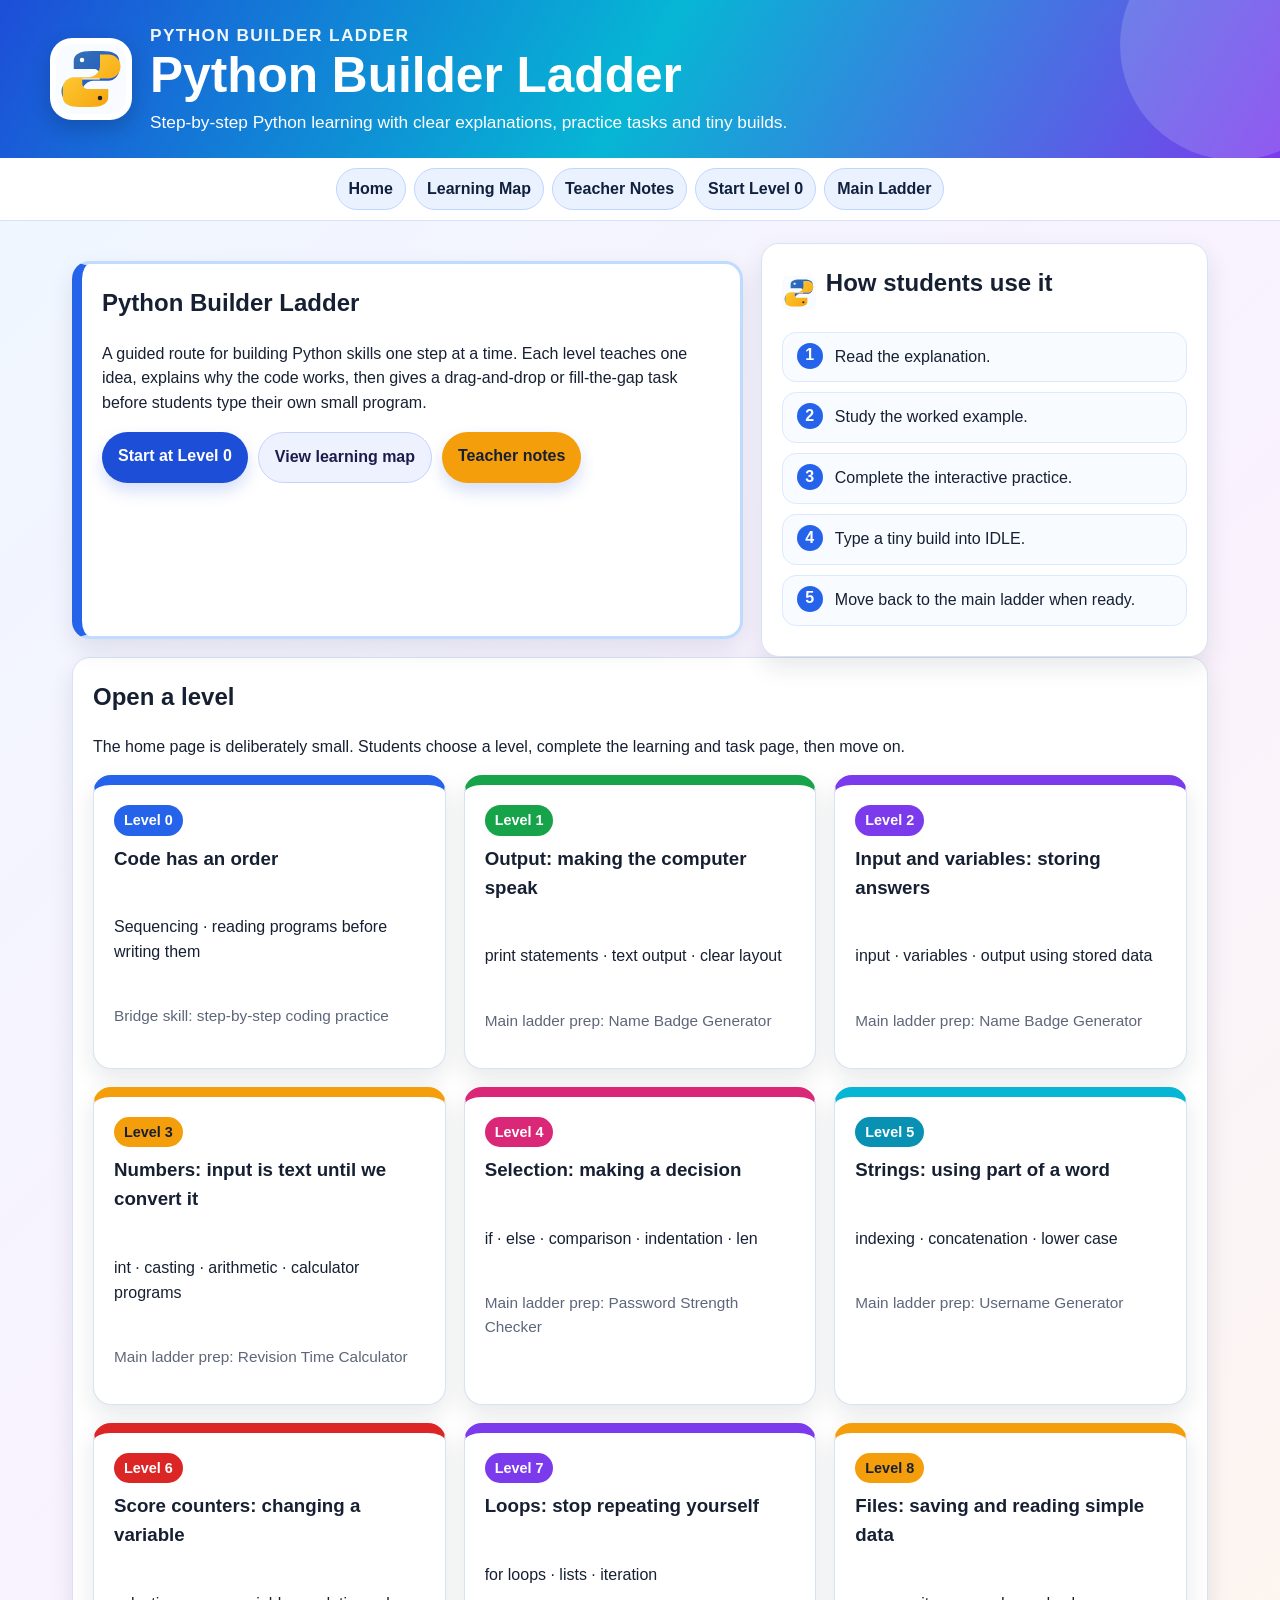
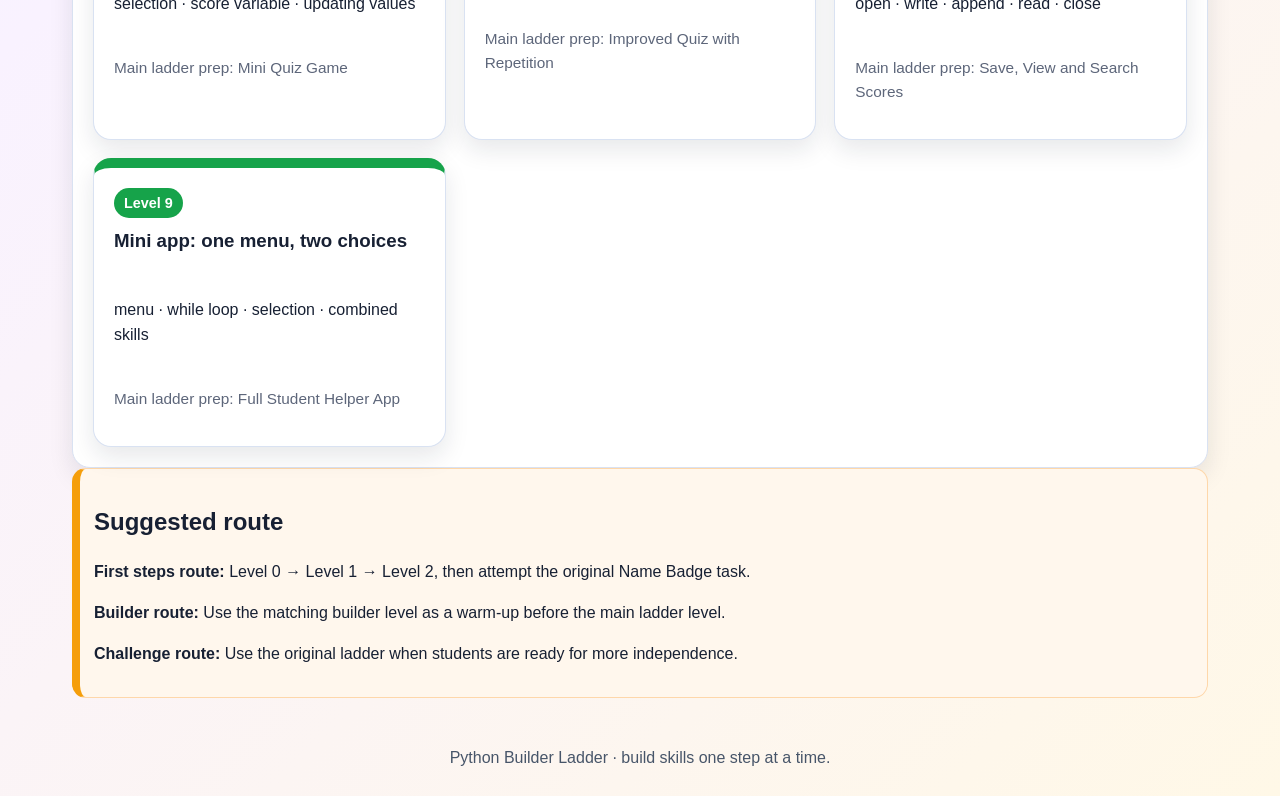
<file: index.html>
<!DOCTYPE html>
<html lang="en">
<head>
<meta charset="UTF-8">
<meta name="viewport" content="width=device-width, initial-scale=1.0">
<title>Python Builder Ladder</title>
<link rel="stylesheet" href="css/style.css">
</head>
<body>
<header class="site-header">
  <div class="header-inner">
    <img class="logo" src="assets/python-logo.svg" alt="Python logo style icon">
    <div>
      <p class="kicker">Python Builder Ladder</p>
      <h1>Python Builder Ladder</h1>
      <p>Step-by-step Python learning with clear explanations, practice tasks and tiny builds.</p>
    </div>
  </div>
</header>
<nav class="top-nav" aria-label="Main navigation">
  <a href="index.html">Home</a>
  <a href="learning-map.html">Learning Map</a>
  <a href="teacher-notes.html">Teacher Notes</a>
  <a href="level0.html">Start Level 0</a>
  <a href="https://mrevanscomputing.github.io/pythonladder/index.html">Main Ladder</a>
</nav>
<main class="wrap">

<section class="home-hero">
  <div class="notice">
    <h2>Python Builder Ladder</h2>
    <p>A guided route for building Python skills one step at a time. Each level teaches one idea, explains why the code works, then gives a drag-and-drop or fill-the-gap task before students type their own small program.</p>
    <div class="btn-row">
      <a class="button" href="level0.html">Start at Level 0</a>
      <a class="button secondary" href="learning-map.html">View learning map</a>
      <a class="button yellow" href="teacher-notes.html">Teacher notes</a>
    </div>
  </div>
  <div class="card">
    <div class="mini-logo-line"><img src="assets/python-logo.svg" alt="Python logo style icon"><h2>How students use it</h2></div>
    <ol class="step-list">
      <li>Read the explanation.</li>
      <li>Study the worked example.</li>
      <li>Complete the interactive practice.</li>
      <li>Type a tiny build into IDLE.</li>
      <li>Move back to the main ladder when ready.</li>
    </ol>
  </div>
</section>
<section class="card">
  <h2>Open a level</h2>
  <p>The home page is deliberately small. Students choose a level, complete the learning and task page, then move on.</p>
  <div class="grid three"><a class="level-card blue" href="level0.html">
  <span><span class="badge blue">Level 0</span></span>
  <h3>Code has an order</h3>
  <p>Sequencing · reading programs before writing them</p>
  <p class="small">Bridge skill: step-by-step coding practice</p>
</a><a class="level-card green" href="level1.html">
  <span><span class="badge green">Level 1</span></span>
  <h3>Output: making the computer speak</h3>
  <p>print statements · text output · clear layout</p>
  <p class="small">Main ladder prep: Name Badge Generator</p>
</a><a class="level-card purple" href="level2.html">
  <span><span class="badge purple">Level 2</span></span>
  <h3>Input and variables: storing answers</h3>
  <p>input · variables · output using stored data</p>
  <p class="small">Main ladder prep: Name Badge Generator</p>
</a><a class="level-card amber" href="level3.html">
  <span><span class="badge amber">Level 3</span></span>
  <h3>Numbers: input is text until we convert it</h3>
  <p>int · casting · arithmetic · calculator programs</p>
  <p class="small">Main ladder prep: Revision Time Calculator</p>
</a><a class="level-card pink" href="level4.html">
  <span><span class="badge pink">Level 4</span></span>
  <h3>Selection: making a decision</h3>
  <p>if · else · comparison · indentation · len</p>
  <p class="small">Main ladder prep: Password Strength Checker</p>
</a><a class="level-card cyan" href="level5.html">
  <span><span class="badge cyan">Level 5</span></span>
  <h3>Strings: using part of a word</h3>
  <p>indexing · concatenation · lower case</p>
  <p class="small">Main ladder prep: Username Generator</p>
</a><a class="level-card red" href="level6.html">
  <span><span class="badge red">Level 6</span></span>
  <h3>Score counters: changing a variable</h3>
  <p>selection · score variable · updating values</p>
  <p class="small">Main ladder prep: Mini Quiz Game</p>
</a><a class="level-card purple" href="level7.html">
  <span><span class="badge purple">Level 7</span></span>
  <h3>Loops: stop repeating yourself</h3>
  <p>for loops · lists · iteration</p>
  <p class="small">Main ladder prep: Improved Quiz with Repetition</p>
</a><a class="level-card amber" href="level8.html">
  <span><span class="badge amber">Level 8</span></span>
  <h3>Files: saving and reading simple data</h3>
  <p>open · write · append · read · close</p>
  <p class="small">Main ladder prep: Save, View and Search Scores</p>
</a><a class="level-card green" href="level9.html">
  <span><span class="badge green">Level 9</span></span>
  <h3>Mini app: one menu, two choices</h3>
  <p>menu · while loop · selection · combined skills</p>
  <p class="small">Main ladder prep: Full Student Helper App</p>
</a></div>
</section>
<section class="warning">
  <h2>Suggested route</h2>
  <p><strong>First steps route:</strong> Level 0 → Level 1 → Level 2, then attempt the original Name Badge task.</p>
  <p><strong>Builder route:</strong> Use the matching builder level as a warm-up before the main ladder level.</p>
  <p><strong>Challenge route:</strong> Use the original ladder when students are ready for more independence.</p>
</section>

</main>
<footer class="footer">Python Builder Ladder · build skills one step at a time.</footer>
<script src="js/app.js"></script>
</body>
</html>
</file>
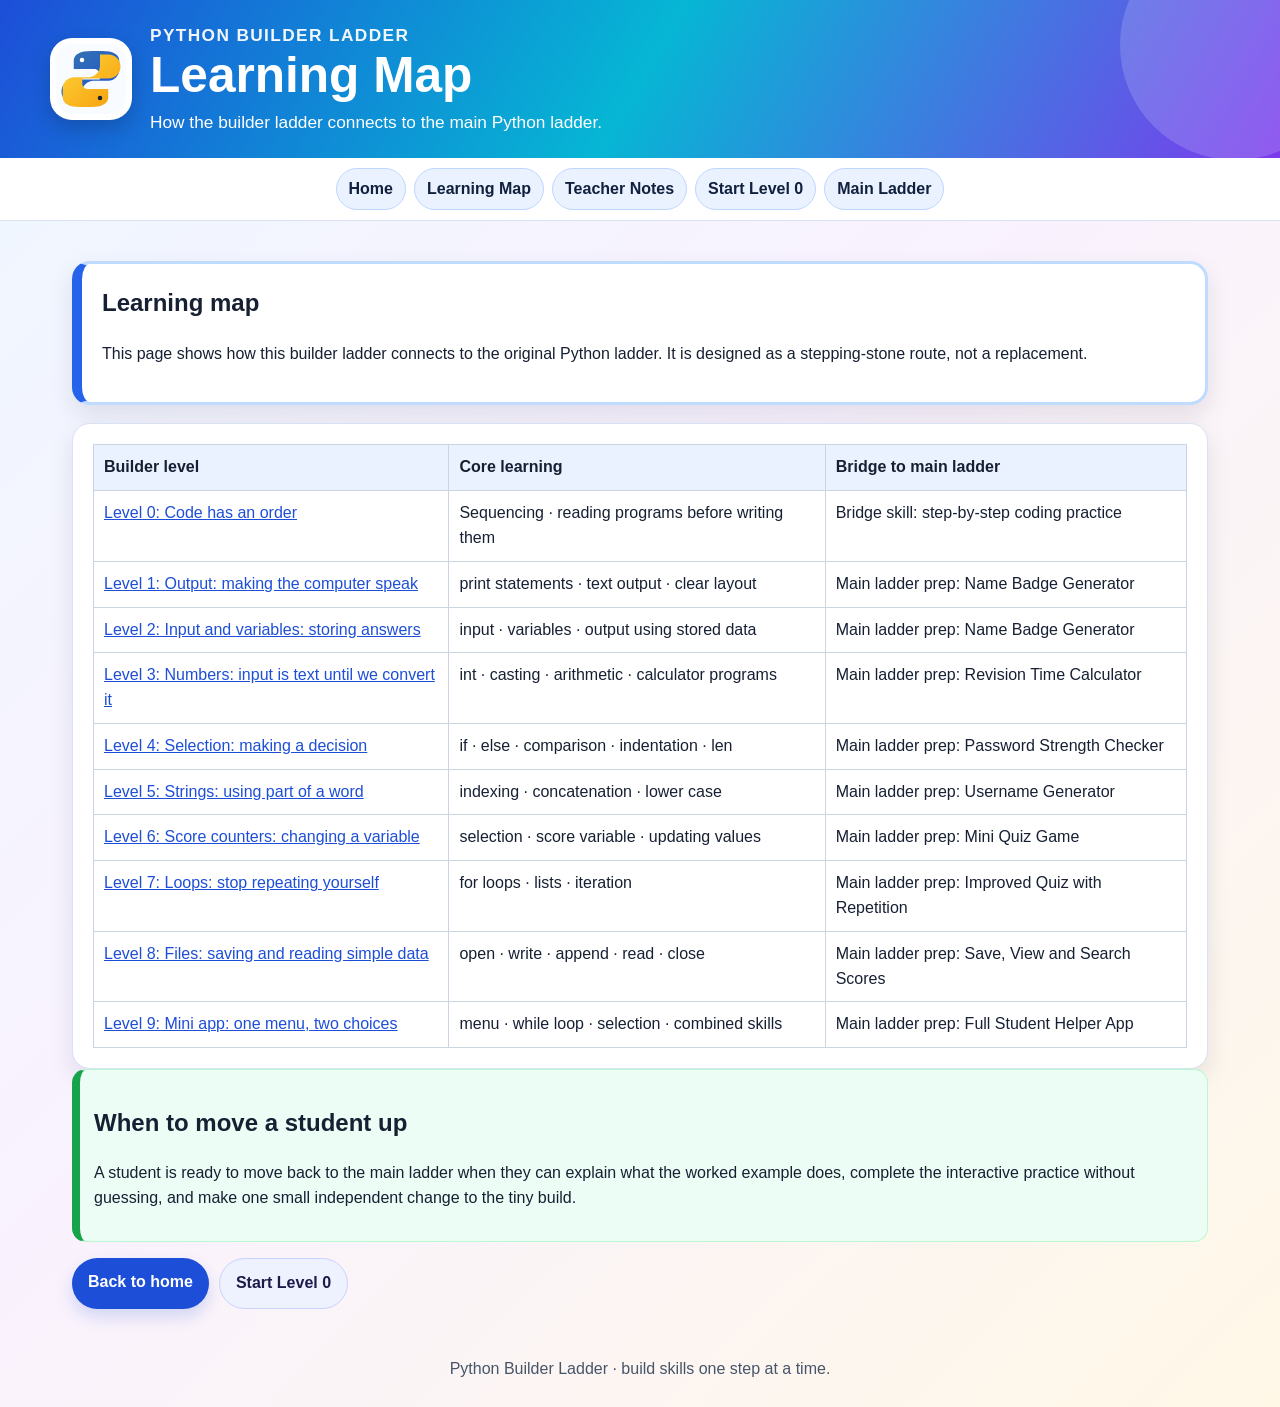
<file: learning-map.html>
<!DOCTYPE html>
<html lang="en">
<head>
<meta charset="UTF-8">
<meta name="viewport" content="width=device-width, initial-scale=1.0">
<title>Learning Map</title>
<link rel="stylesheet" href="css/style.css">
</head>
<body>
<header class="site-header">
  <div class="header-inner">
    <img class="logo" src="assets/python-logo.svg" alt="Python logo style icon">
    <div>
      <p class="kicker">Python Builder Ladder</p>
      <h1>Learning Map</h1>
      <p>How the builder ladder connects to the main Python ladder.</p>
    </div>
  </div>
</header>
<nav class="top-nav" aria-label="Main navigation">
  <a href="index.html">Home</a>
  <a href="learning-map.html">Learning Map</a>
  <a href="teacher-notes.html">Teacher Notes</a>
  <a href="level0.html">Start Level 0</a>
  <a href="https://mrevanscomputing.github.io/pythonladder/index.html">Main Ladder</a>
</nav>
<main class="wrap">

<section class="notice">
  <h2>Learning map</h2>
  <p>This page shows how this builder ladder connects to the original Python ladder. It is designed as a stepping-stone route, not a replacement.</p>
</section>
<section class="card">
  <table>
    <thead><tr><th>Builder level</th><th>Core learning</th><th>Bridge to main ladder</th></tr></thead>
    <tbody><tr><td><a href="level0.html">Level 0: Code has an order</a></td><td>Sequencing · reading programs before writing them</td><td>Bridge skill: step-by-step coding practice</td></tr><tr><td><a href="level1.html">Level 1: Output: making the computer speak</a></td><td>print statements · text output · clear layout</td><td>Main ladder prep: Name Badge Generator</td></tr><tr><td><a href="level2.html">Level 2: Input and variables: storing answers</a></td><td>input · variables · output using stored data</td><td>Main ladder prep: Name Badge Generator</td></tr><tr><td><a href="level3.html">Level 3: Numbers: input is text until we convert it</a></td><td>int · casting · arithmetic · calculator programs</td><td>Main ladder prep: Revision Time Calculator</td></tr><tr><td><a href="level4.html">Level 4: Selection: making a decision</a></td><td>if · else · comparison · indentation · len</td><td>Main ladder prep: Password Strength Checker</td></tr><tr><td><a href="level5.html">Level 5: Strings: using part of a word</a></td><td>indexing · concatenation · lower case</td><td>Main ladder prep: Username Generator</td></tr><tr><td><a href="level6.html">Level 6: Score counters: changing a variable</a></td><td>selection · score variable · updating values</td><td>Main ladder prep: Mini Quiz Game</td></tr><tr><td><a href="level7.html">Level 7: Loops: stop repeating yourself</a></td><td>for loops · lists · iteration</td><td>Main ladder prep: Improved Quiz with Repetition</td></tr><tr><td><a href="level8.html">Level 8: Files: saving and reading simple data</a></td><td>open · write · append · read · close</td><td>Main ladder prep: Save, View and Search Scores</td></tr><tr><td><a href="level9.html">Level 9: Mini app: one menu, two choices</a></td><td>menu · while loop · selection · combined skills</td><td>Main ladder prep: Full Student Helper App</td></tr></tbody>
  </table>
</section>
<section class="greenbox">
  <h2>When to move a student up</h2>
  <p>A student is ready to move back to the main ladder when they can explain what the worked example does, complete the interactive practice without guessing, and make one small independent change to the tiny build.</p>
</section>
<div class="btn-row"><a class="button" href="index.html">Back to home</a><a class="button secondary" href="level0.html">Start Level 0</a></div>

</main>
<footer class="footer">Python Builder Ladder · build skills one step at a time.</footer>
<script src="js/app.js"></script>
</body>
</html>
</file>
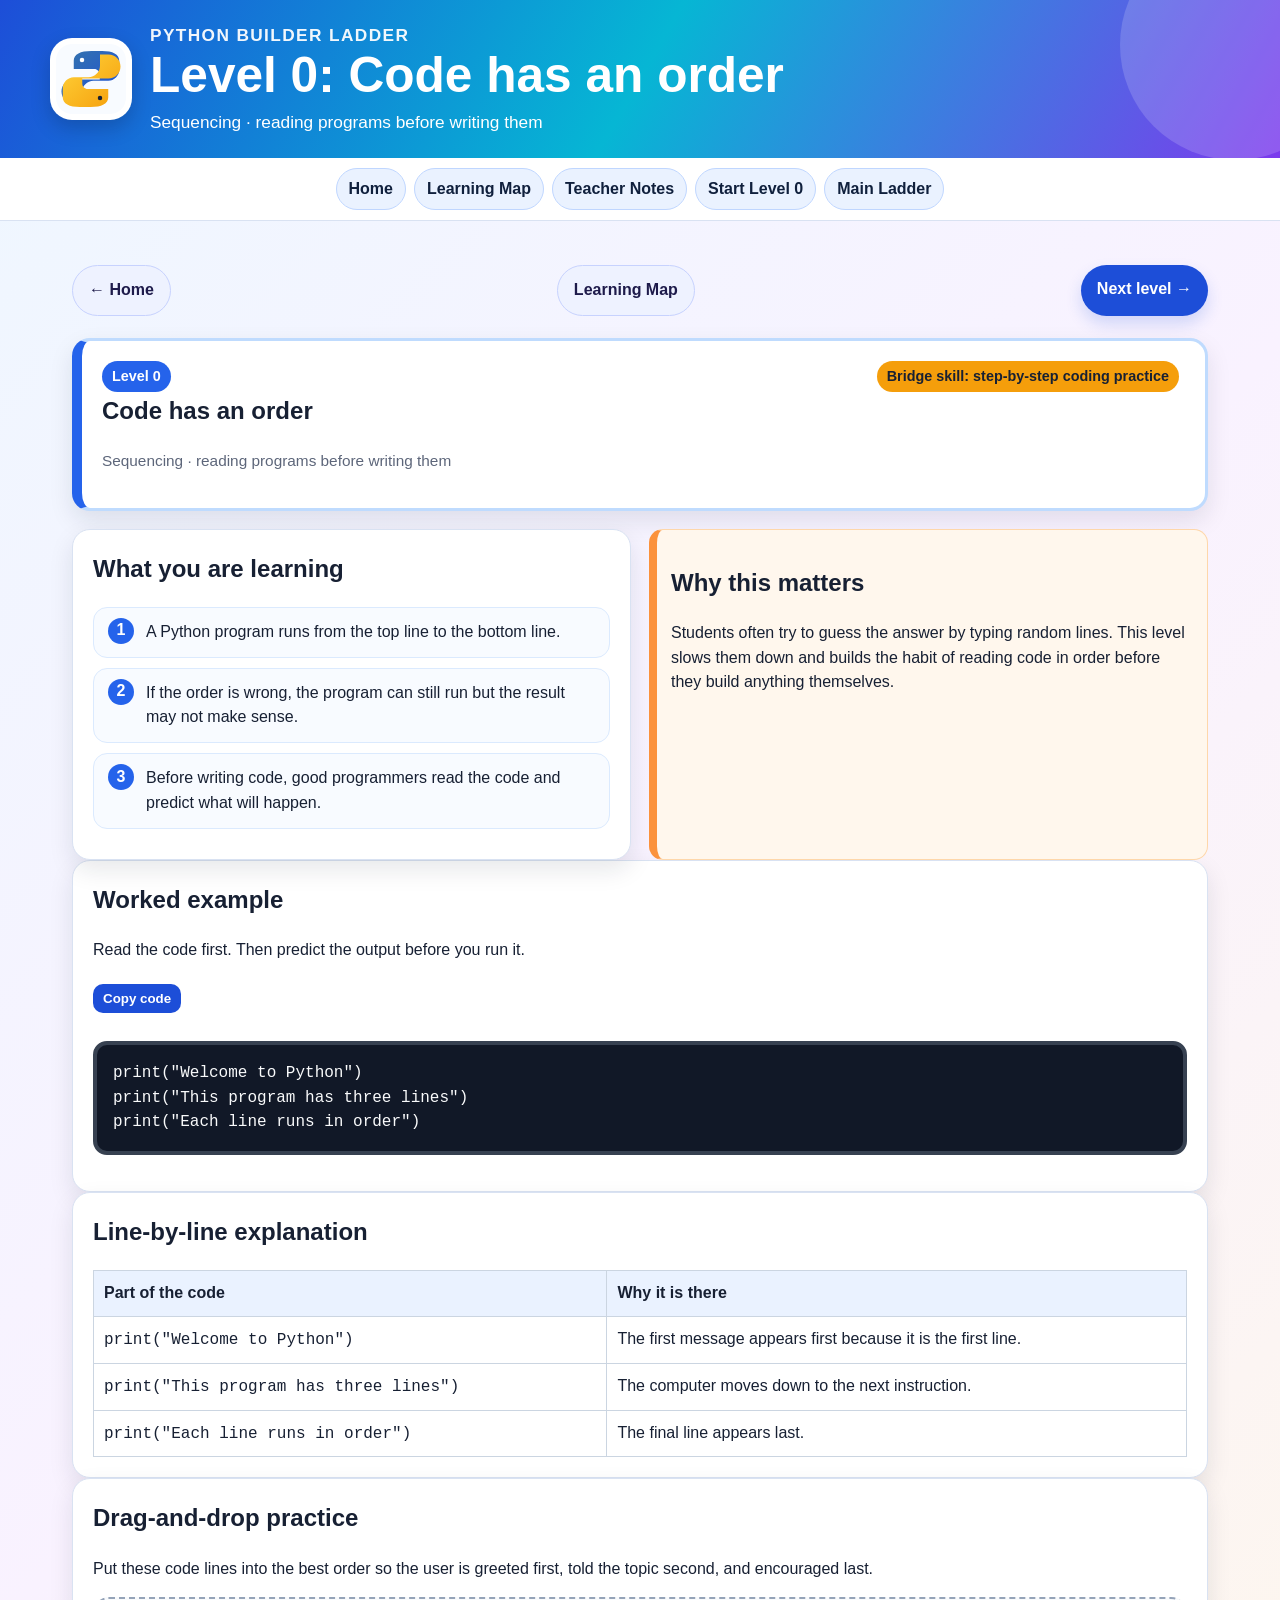
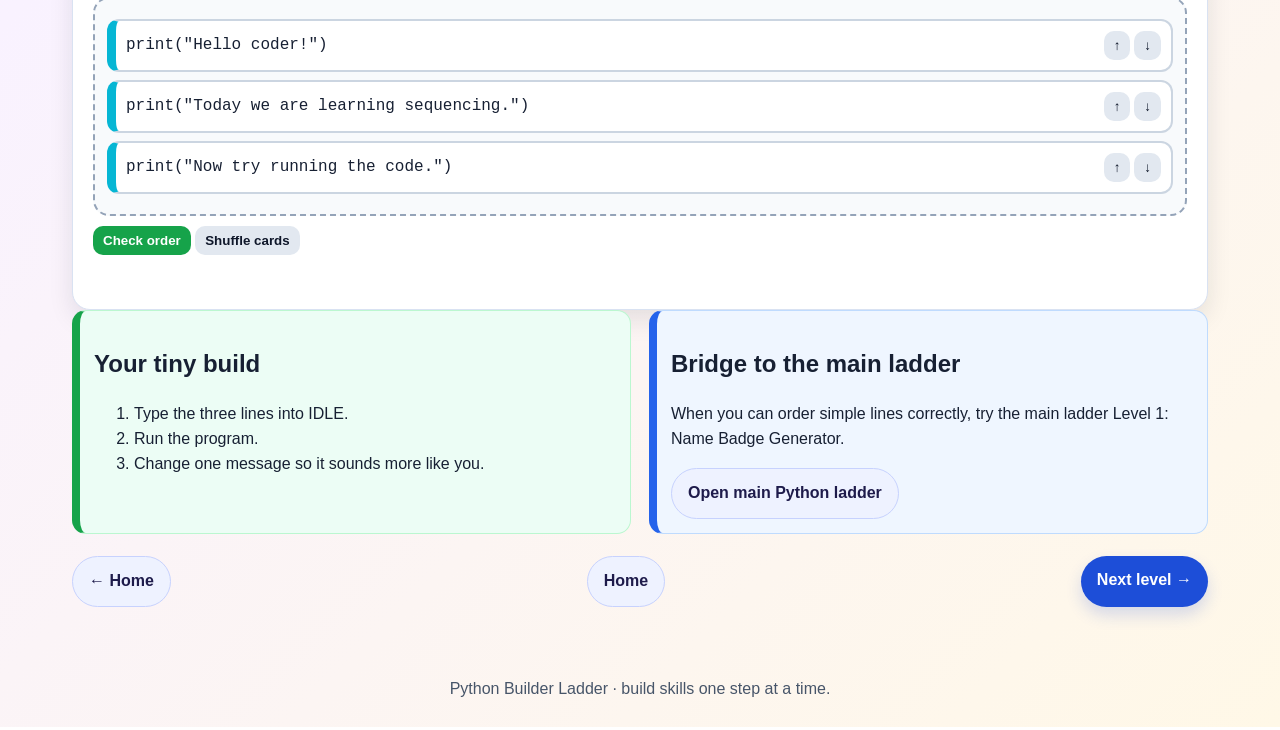
<file: level0.html>
<!DOCTYPE html>
<html lang="en">
<head>
<meta charset="UTF-8">
<meta name="viewport" content="width=device-width, initial-scale=1.0">
<title>Level 0: Code has an order</title>
<link rel="stylesheet" href="css/style.css">
</head>
<body>
<header class="site-header">
  <div class="header-inner">
    <img class="logo" src="assets/python-logo.svg" alt="Python logo style icon">
    <div>
      <p class="kicker">Python Builder Ladder</p>
      <h1>Level 0: Code has an order</h1>
      <p>Sequencing · reading programs before writing them</p>
    </div>
  </div>
</header>
<nav class="top-nav" aria-label="Main navigation">
  <a href="index.html">Home</a>
  <a href="learning-map.html">Learning Map</a>
  <a href="teacher-notes.html">Teacher Notes</a>
  <a href="level0.html">Start Level 0</a>
  <a href="https://mrevanscomputing.github.io/pythonladder/index.html">Main Ladder</a>
</nav>
<main class="wrap">

<div class="page-turn"><a class="button secondary" href="index.html">← Home</a><a class="button secondary" href="learning-map.html">Learning Map</a><a class="button" href="level1.html">Next level →</a></div>
<section class="notice">
  <div class="level-top">
    <div>
      <span class="badge blue">Level 0</span>
      <h2>Code has an order</h2>
      <p class="small">Sequencing · reading programs before writing them</p>
    </div>
    <span class="badge yellow">Bridge skill: step-by-step coding practice</span>
  </div>
</section>
<div class="grid two">
  <section class="card">
    <h2>What you are learning</h2>
    <ol class="step-list"><li>A Python program runs from the top line to the bottom line.</li><li>If the order is wrong, the program can still run but the result may not make sense.</li><li>Before writing code, good programmers read the code and predict what will happen.</li></ol>
  </section>
  <section class="explain">
    <h2>Why this matters</h2>
    <p>Students often try to guess the answer by typing random lines. This level slows them down and builds the habit of reading code in order before they build anything themselves.</p>
  </section>
</div>
<section class="card">
  <h2>Worked example</h2>
  <p>Read the code first. Then predict the output before you run it.</p>
  <button class="copy-btn" data-copy="code0">Copy code</button><pre id="code0"><code>print(&quot;Welcome to Python&quot;)
print(&quot;This program has three lines&quot;)
print(&quot;Each line runs in order&quot;)</code></pre>
</section>
<section class="card">
  <h2>Line-by-line explanation</h2>
  <table><thead><tr><th>Part of the code</th><th>Why it is there</th></tr></thead><tbody><tr><td><code>print(&quot;Welcome to Python&quot;)</code></td><td>The first message appears first because it is the first line.</td></tr><tr><td><code>print(&quot;This program has three lines&quot;)</code></td><td>The computer moves down to the next instruction.</td></tr><tr><td><code>print(&quot;Each line runs in order&quot;)</code></td><td>The final line appears last.</td></tr></tbody></table>
</section>
<section class="card">
  <h2>Drag-and-drop practice</h2>
  <p>Put these code lines into the best order so the user is greeted first, told the topic second, and encouraged last.</p>
  <div class="drag-area" id="drag0" data-order="a,b,c">
    <div class="drag-card" tabindex="0" data-id="a"><code>print(&quot;Hello coder!&quot;)</code><span class="card-buttons"><button class="mini-btn" data-move="up" aria-label="Move up">↑</button><button class="mini-btn" data-move="down" aria-label="Move down">↓</button></span></div><div class="drag-card" tabindex="0" data-id="b"><code>print(&quot;Today we are learning sequencing.&quot;)</code><span class="card-buttons"><button class="mini-btn" data-move="up" aria-label="Move up">↑</button><button class="mini-btn" data-move="down" aria-label="Move down">↓</button></span></div><div class="drag-card" tabindex="0" data-id="c"><code>print(&quot;Now try running the code.&quot;)</code><span class="card-buttons"><button class="mini-btn" data-move="up" aria-label="Move up">↑</button><button class="mini-btn" data-move="down" aria-label="Move down">↓</button></span></div>
  </div>
  <button class="check-btn" data-check-drag="drag0">Check order</button>
  <button class="reset-btn" data-reset-drag="drag0">Shuffle cards</button>
  <div class="feedback" id="drag0-feedback" aria-live="polite"></div>
</section>
<div class="grid two">
  <section class="greenbox">
    <h2>Your tiny build</h2>
    <ol><li>Type the three lines into IDLE.</li><li>Run the program.</li><li>Change one message so it sounds more like you.</li></ol>
  </section>
  <section class="bluebox">
    <h2>Bridge to the main ladder</h2>
    <p>When you can order simple lines correctly, try the main ladder Level 1: Name Badge Generator.</p>
    <div class="btn-row"><a class="button secondary" href="https://mrevanscomputing.github.io/pythonladder/index.html">Open main Python ladder</a></div>
  </section>
</div>
<div class="page-turn"><a class="button secondary" href="index.html">← Home</a><a class="button secondary" href="index.html">Home</a><a class="button" href="level1.html">Next level →</a></div>

</main>
<footer class="footer">Python Builder Ladder · build skills one step at a time.</footer>
<script src="js/app.js"></script>
</body>
</html>
</file>
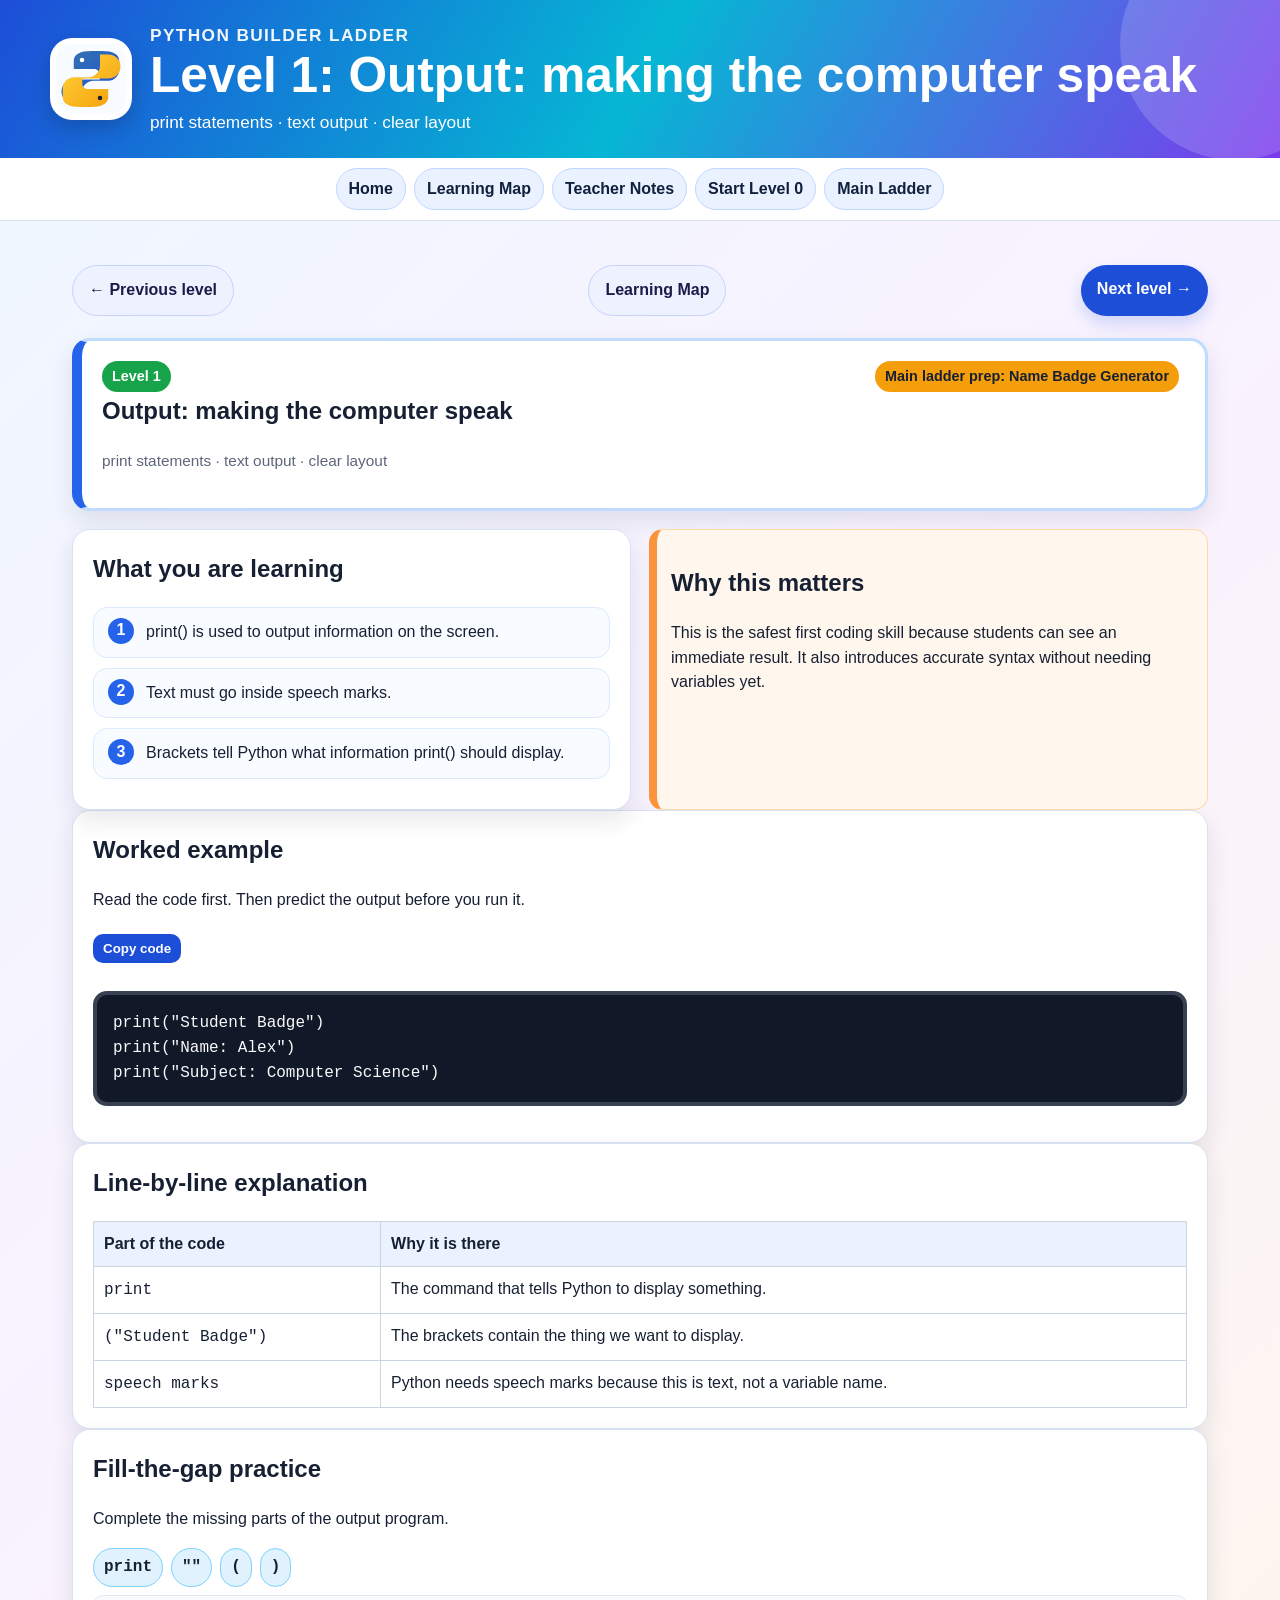
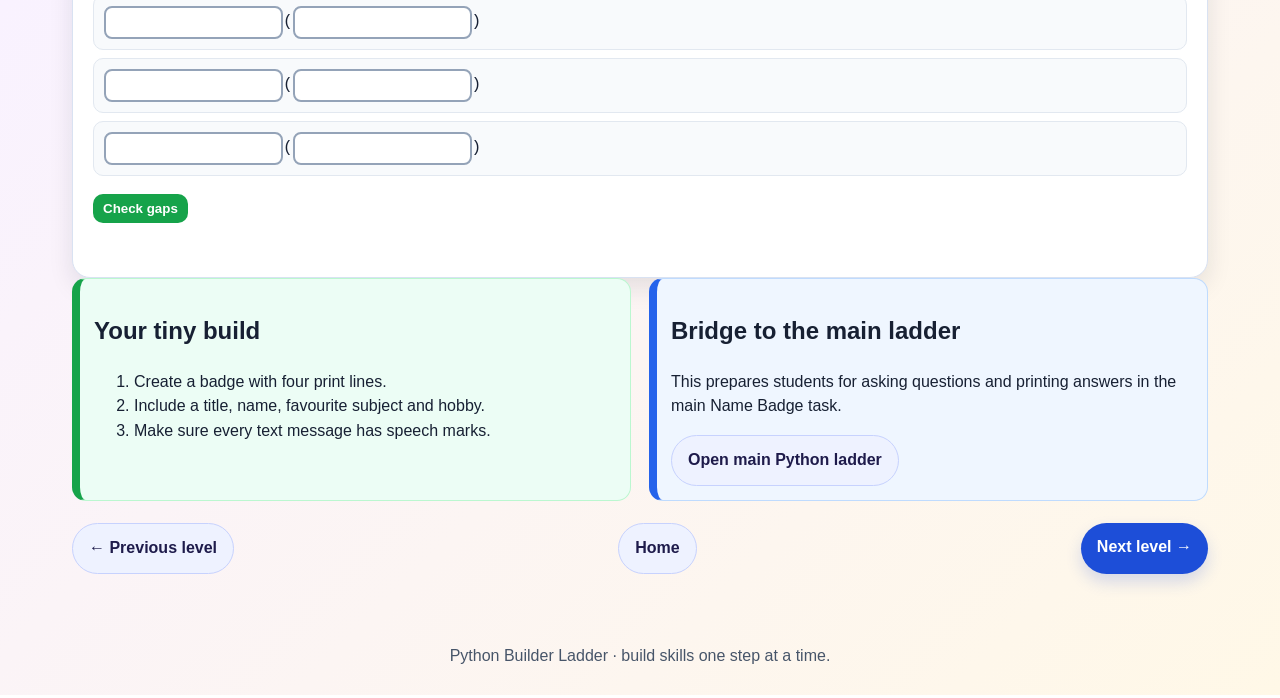
<file: level1.html>
<!DOCTYPE html>
<html lang="en">
<head>
<meta charset="UTF-8">
<meta name="viewport" content="width=device-width, initial-scale=1.0">
<title>Level 1: Output: making the computer speak</title>
<link rel="stylesheet" href="css/style.css">
</head>
<body>
<header class="site-header">
  <div class="header-inner">
    <img class="logo" src="assets/python-logo.svg" alt="Python logo style icon">
    <div>
      <p class="kicker">Python Builder Ladder</p>
      <h1>Level 1: Output: making the computer speak</h1>
      <p>print statements · text output · clear layout</p>
    </div>
  </div>
</header>
<nav class="top-nav" aria-label="Main navigation">
  <a href="index.html">Home</a>
  <a href="learning-map.html">Learning Map</a>
  <a href="teacher-notes.html">Teacher Notes</a>
  <a href="level0.html">Start Level 0</a>
  <a href="https://mrevanscomputing.github.io/pythonladder/index.html">Main Ladder</a>
</nav>
<main class="wrap">

<div class="page-turn"><a class="button secondary" href="level0.html">← Previous level</a><a class="button secondary" href="learning-map.html">Learning Map</a><a class="button" href="level2.html">Next level →</a></div>
<section class="notice">
  <div class="level-top">
    <div>
      <span class="badge green">Level 1</span>
      <h2>Output: making the computer speak</h2>
      <p class="small">print statements · text output · clear layout</p>
    </div>
    <span class="badge yellow">Main ladder prep: Name Badge Generator</span>
  </div>
</section>
<div class="grid two">
  <section class="card">
    <h2>What you are learning</h2>
    <ol class="step-list"><li>print() is used to output information on the screen.</li><li>Text must go inside speech marks.</li><li>Brackets tell Python what information print() should display.</li></ol>
  </section>
  <section class="explain">
    <h2>Why this matters</h2>
    <p>This is the safest first coding skill because students can see an immediate result. It also introduces accurate syntax without needing variables yet.</p>
  </section>
</div>
<section class="card">
  <h2>Worked example</h2>
  <p>Read the code first. Then predict the output before you run it.</p>
  <button class="copy-btn" data-copy="code1">Copy code</button><pre id="code1"><code>print(&quot;Student Badge&quot;)
print(&quot;Name: Alex&quot;)
print(&quot;Subject: Computer Science&quot;)</code></pre>
</section>
<section class="card">
  <h2>Line-by-line explanation</h2>
  <table><thead><tr><th>Part of the code</th><th>Why it is there</th></tr></thead><tbody><tr><td><code>print</code></td><td>The command that tells Python to display something.</td></tr><tr><td><code>(&quot;Student Badge&quot;)</code></td><td>The brackets contain the thing we want to display.</td></tr><tr><td><code>speech marks</code></td><td>Python needs speech marks because this is text, not a variable name.</td></tr></tbody></table>
</section>
<section class="card">
  <h2>Fill-the-gap practice</h2>
  <p>Complete the missing parts of the output program.</p>
  <div class="wordbank" aria-label="Word bank"><span>print</span><span>&quot;&quot;</span><span>(</span><span>)</span></div>
  <div id="blank1"><div class="blank-row"><code><input data-answer="print">(<input data-answer="Student Badge">)</code></div><div class="blank-row"><code><input data-answer="print">(<input data-answer="Name: Sam">)</code></div><div class="blank-row"><code><input data-answer="print">(<input data-answer="Favourite subject: IT">)</code></div></div>
  <button class="check-btn" data-check-blanks="blank1">Check gaps</button>
  <div class="feedback" id="blank1-feedback" aria-live="polite"></div>
</section>
<div class="grid two">
  <section class="greenbox">
    <h2>Your tiny build</h2>
    <ol><li>Create a badge with four print lines.</li><li>Include a title, name, favourite subject and hobby.</li><li>Make sure every text message has speech marks.</li></ol>
  </section>
  <section class="bluebox">
    <h2>Bridge to the main ladder</h2>
    <p>This prepares students for asking questions and printing answers in the main Name Badge task.</p>
    <div class="btn-row"><a class="button secondary" href="https://mrevanscomputing.github.io/pythonladder/index.html">Open main Python ladder</a></div>
  </section>
</div>
<div class="page-turn"><a class="button secondary" href="level0.html">← Previous level</a><a class="button secondary" href="index.html">Home</a><a class="button" href="level2.html">Next level →</a></div>

</main>
<footer class="footer">Python Builder Ladder · build skills one step at a time.</footer>
<script src="js/app.js"></script>
</body>
</html>
</file>
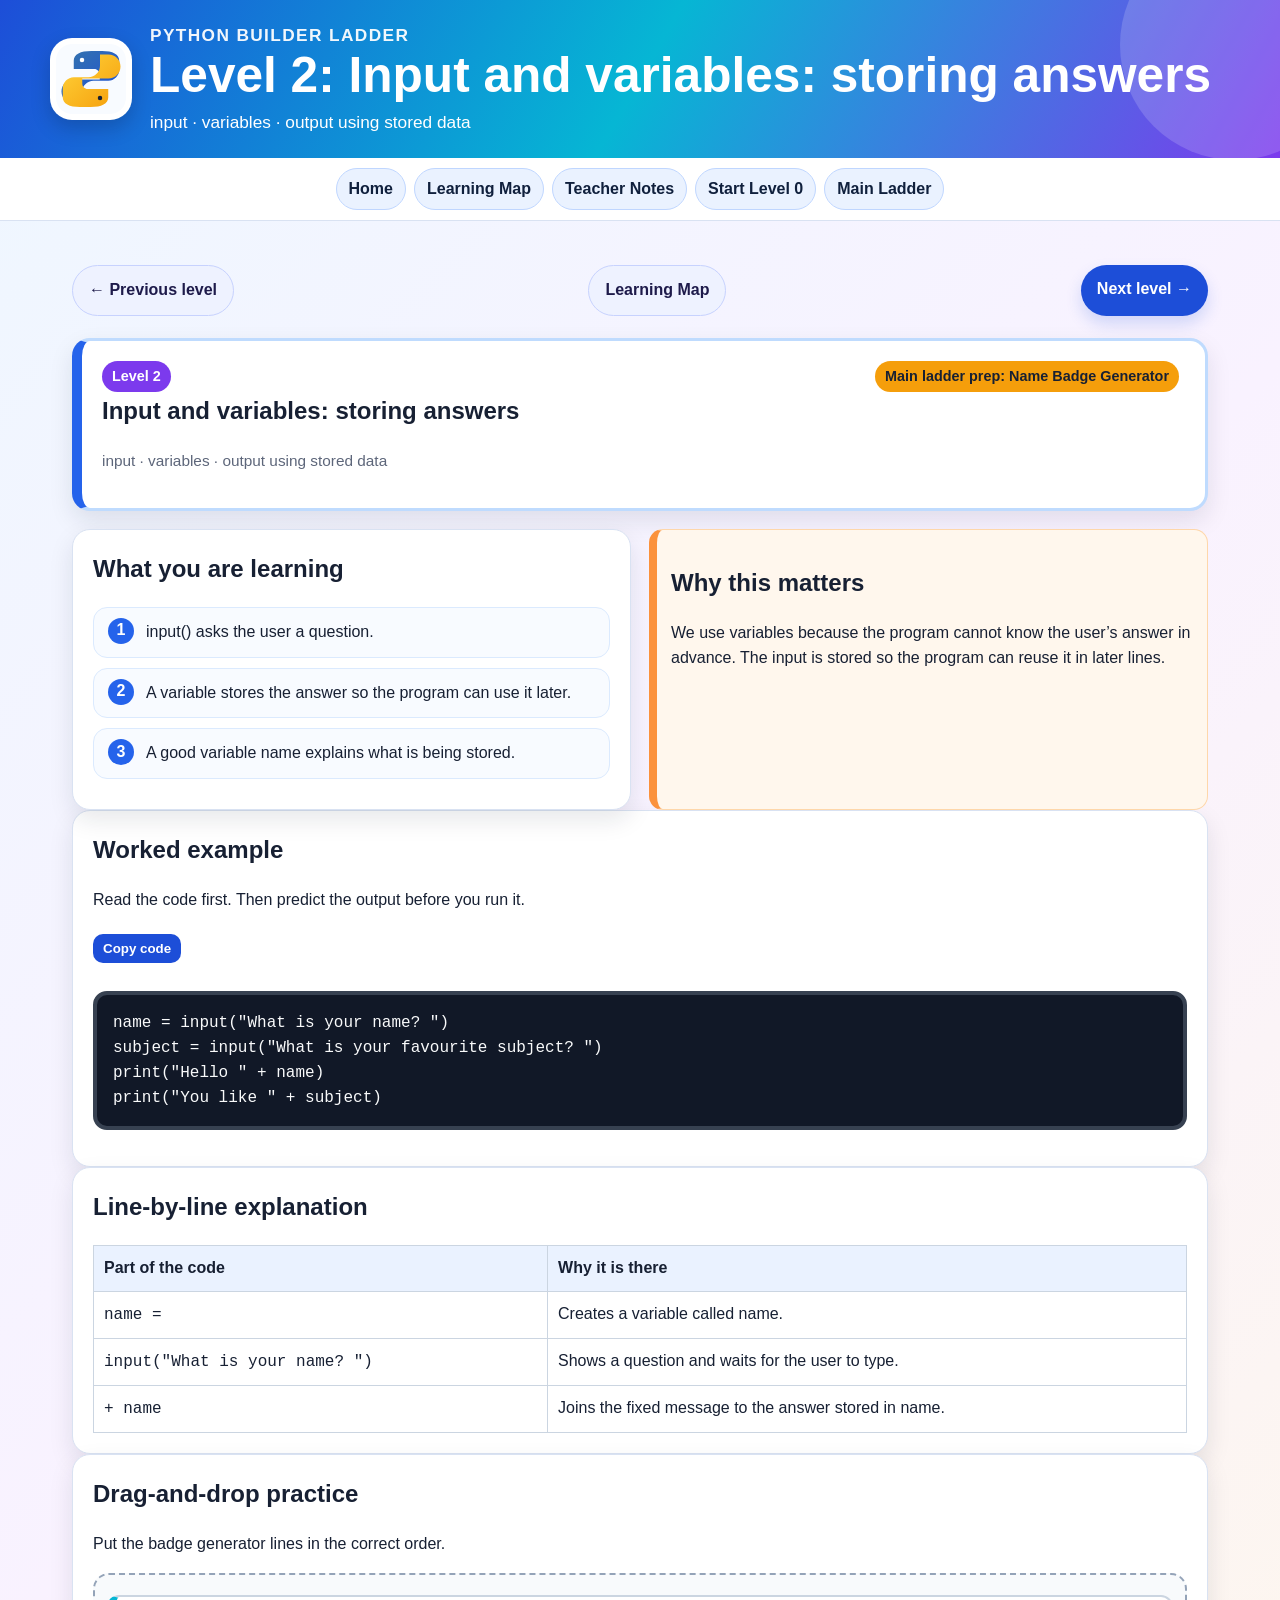
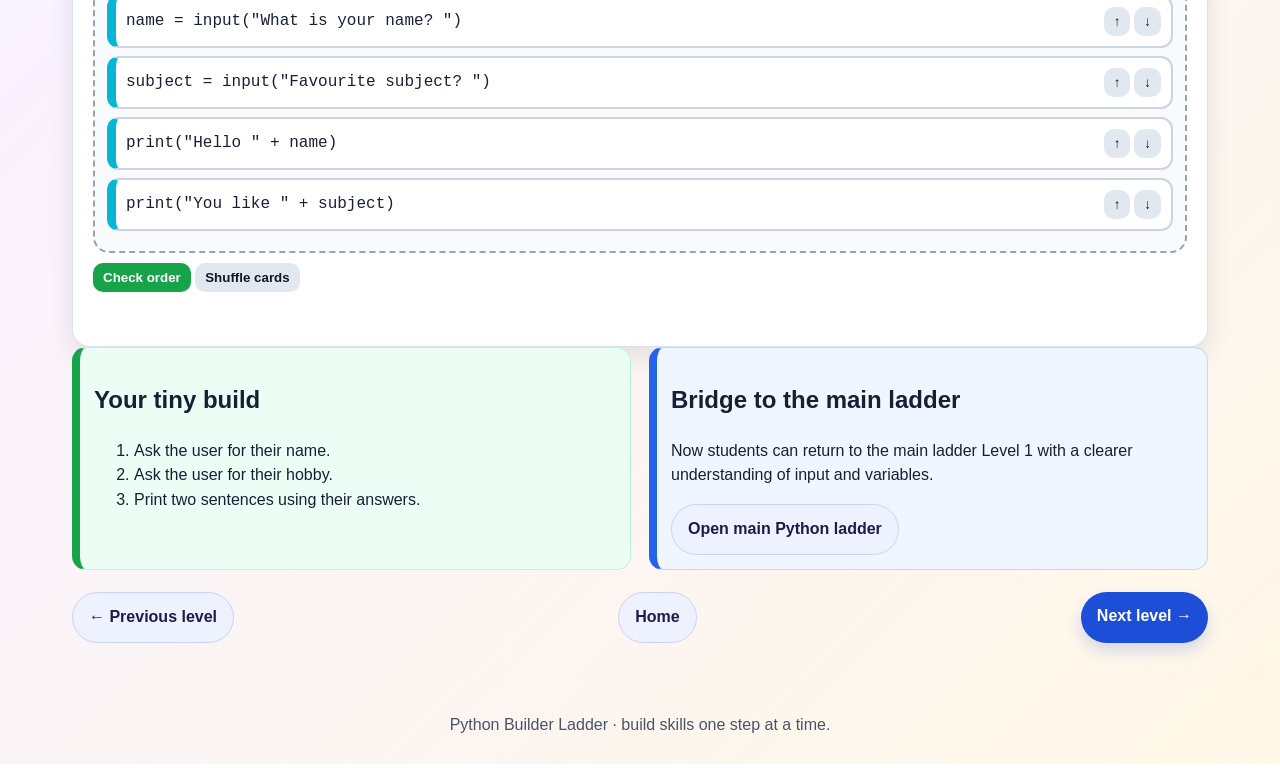
<file: level2.html>
<!DOCTYPE html>
<html lang="en">
<head>
<meta charset="UTF-8">
<meta name="viewport" content="width=device-width, initial-scale=1.0">
<title>Level 2: Input and variables: storing answers</title>
<link rel="stylesheet" href="css/style.css">
</head>
<body>
<header class="site-header">
  <div class="header-inner">
    <img class="logo" src="assets/python-logo.svg" alt="Python logo style icon">
    <div>
      <p class="kicker">Python Builder Ladder</p>
      <h1>Level 2: Input and variables: storing answers</h1>
      <p>input · variables · output using stored data</p>
    </div>
  </div>
</header>
<nav class="top-nav" aria-label="Main navigation">
  <a href="index.html">Home</a>
  <a href="learning-map.html">Learning Map</a>
  <a href="teacher-notes.html">Teacher Notes</a>
  <a href="level0.html">Start Level 0</a>
  <a href="https://mrevanscomputing.github.io/pythonladder/index.html">Main Ladder</a>
</nav>
<main class="wrap">

<div class="page-turn"><a class="button secondary" href="level1.html">← Previous level</a><a class="button secondary" href="learning-map.html">Learning Map</a><a class="button" href="level3.html">Next level →</a></div>
<section class="notice">
  <div class="level-top">
    <div>
      <span class="badge purple">Level 2</span>
      <h2>Input and variables: storing answers</h2>
      <p class="small">input · variables · output using stored data</p>
    </div>
    <span class="badge yellow">Main ladder prep: Name Badge Generator</span>
  </div>
</section>
<div class="grid two">
  <section class="card">
    <h2>What you are learning</h2>
    <ol class="step-list"><li>input() asks the user a question.</li><li>A variable stores the answer so the program can use it later.</li><li>A good variable name explains what is being stored.</li></ol>
  </section>
  <section class="explain">
    <h2>Why this matters</h2>
    <p>We use variables because the program cannot know the user’s answer in advance. The input is stored so the program can reuse it in later lines.</p>
  </section>
</div>
<section class="card">
  <h2>Worked example</h2>
  <p>Read the code first. Then predict the output before you run it.</p>
  <button class="copy-btn" data-copy="code2">Copy code</button><pre id="code2"><code>name = input(&quot;What is your name? &quot;)
subject = input(&quot;What is your favourite subject? &quot;)
print(&quot;Hello &quot; + name)
print(&quot;You like &quot; + subject)</code></pre>
</section>
<section class="card">
  <h2>Line-by-line explanation</h2>
  <table><thead><tr><th>Part of the code</th><th>Why it is there</th></tr></thead><tbody><tr><td><code>name =</code></td><td>Creates a variable called name.</td></tr><tr><td><code>input(&quot;What is your name? &quot;)</code></td><td>Shows a question and waits for the user to type.</td></tr><tr><td><code>+ name</code></td><td>Joins the fixed message to the answer stored in name.</td></tr></tbody></table>
</section>
<section class="card">
  <h2>Drag-and-drop practice</h2>
  <p>Put the badge generator lines in the correct order.</p>
  <div class="drag-area" id="drag2" data-order="a,b,c,d">
    <div class="drag-card" tabindex="0" data-id="a"><code>name = input(&quot;What is your name? &quot;)</code><span class="card-buttons"><button class="mini-btn" data-move="up" aria-label="Move up">↑</button><button class="mini-btn" data-move="down" aria-label="Move down">↓</button></span></div><div class="drag-card" tabindex="0" data-id="b"><code>subject = input(&quot;Favourite subject? &quot;)</code><span class="card-buttons"><button class="mini-btn" data-move="up" aria-label="Move up">↑</button><button class="mini-btn" data-move="down" aria-label="Move down">↓</button></span></div><div class="drag-card" tabindex="0" data-id="c"><code>print(&quot;Hello &quot; + name)</code><span class="card-buttons"><button class="mini-btn" data-move="up" aria-label="Move up">↑</button><button class="mini-btn" data-move="down" aria-label="Move down">↓</button></span></div><div class="drag-card" tabindex="0" data-id="d"><code>print(&quot;You like &quot; + subject)</code><span class="card-buttons"><button class="mini-btn" data-move="up" aria-label="Move up">↑</button><button class="mini-btn" data-move="down" aria-label="Move down">↓</button></span></div>
  </div>
  <button class="check-btn" data-check-drag="drag2">Check order</button>
  <button class="reset-btn" data-reset-drag="drag2">Shuffle cards</button>
  <div class="feedback" id="drag2-feedback" aria-live="polite"></div>
</section>
<div class="grid two">
  <section class="greenbox">
    <h2>Your tiny build</h2>
    <ol><li>Ask the user for their name.</li><li>Ask the user for their hobby.</li><li>Print two sentences using their answers.</li></ol>
  </section>
  <section class="bluebox">
    <h2>Bridge to the main ladder</h2>
    <p>Now students can return to the main ladder Level 1 with a clearer understanding of input and variables.</p>
    <div class="btn-row"><a class="button secondary" href="https://mrevanscomputing.github.io/pythonladder/index.html">Open main Python ladder</a></div>
  </section>
</div>
<div class="page-turn"><a class="button secondary" href="level1.html">← Previous level</a><a class="button secondary" href="index.html">Home</a><a class="button" href="level3.html">Next level →</a></div>

</main>
<footer class="footer">Python Builder Ladder · build skills one step at a time.</footer>
<script src="js/app.js"></script>
</body>
</html>
</file>
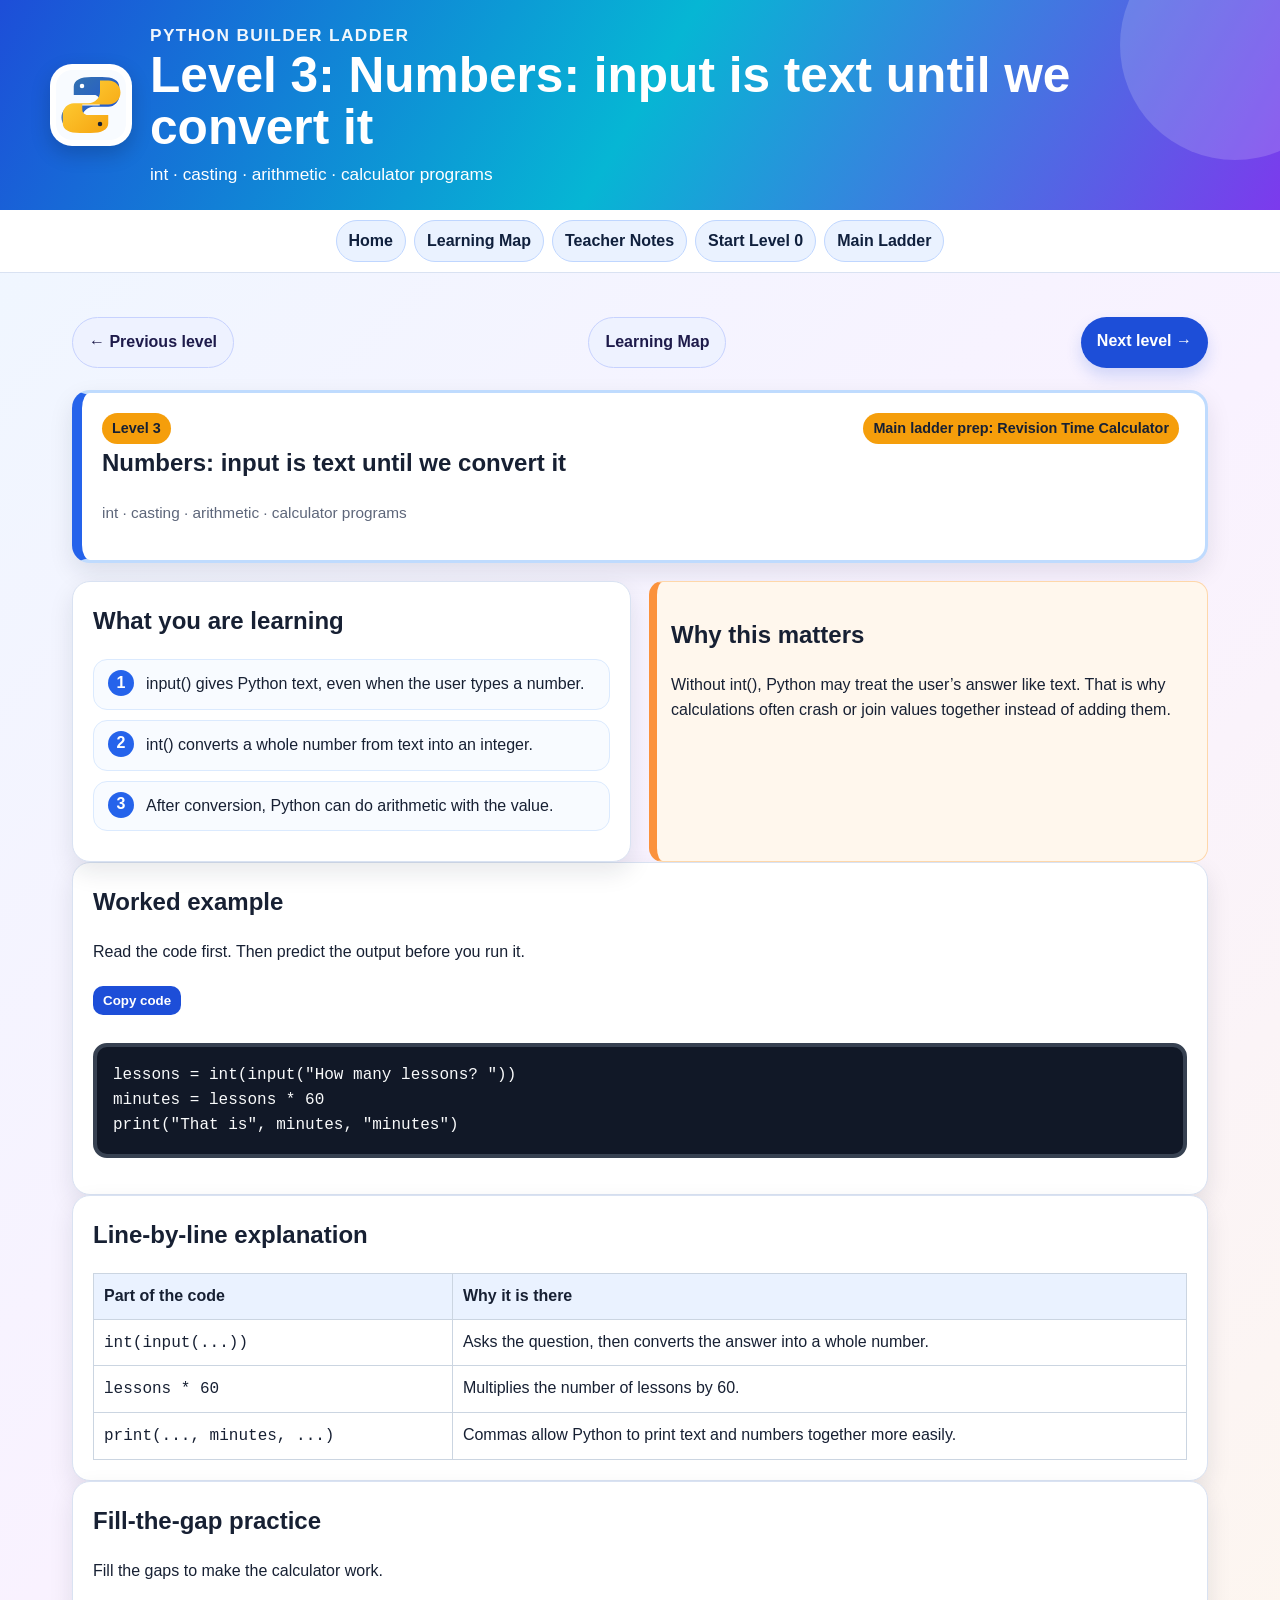
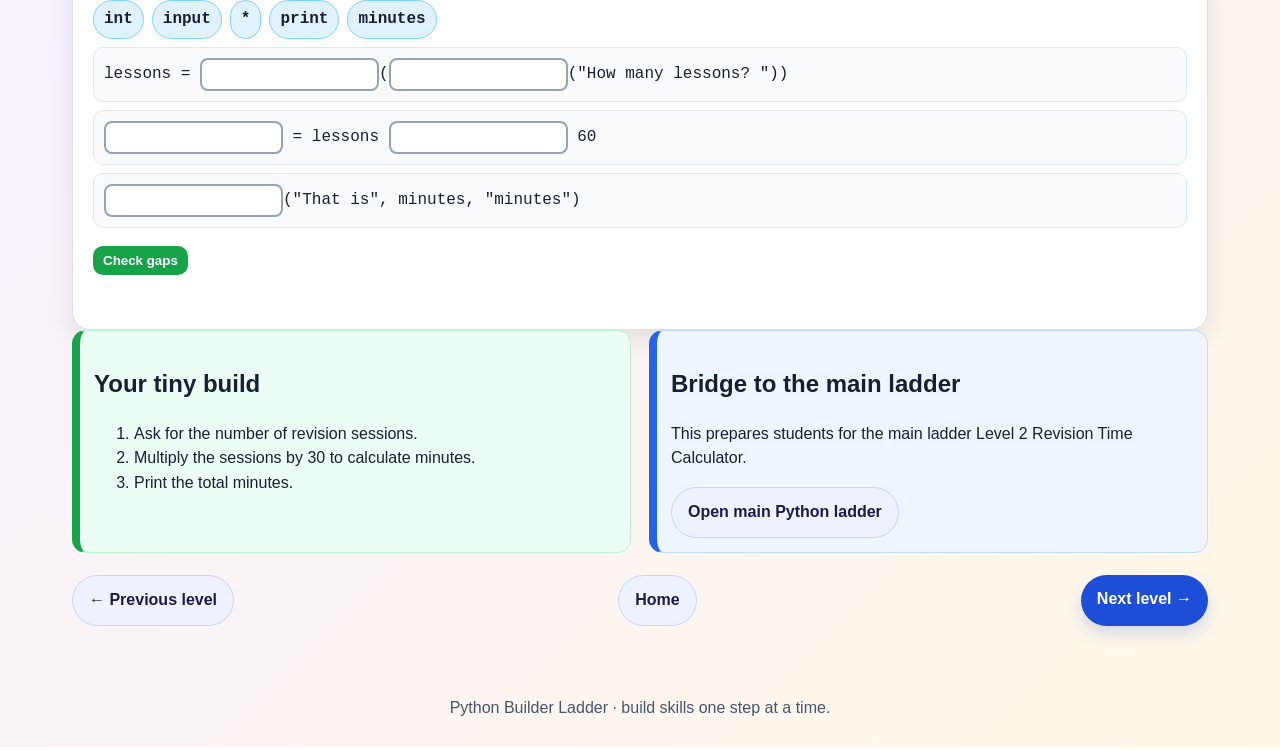
<file: level3.html>
<!DOCTYPE html>
<html lang="en">
<head>
<meta charset="UTF-8">
<meta name="viewport" content="width=device-width, initial-scale=1.0">
<title>Level 3: Numbers: input is text until we convert it</title>
<link rel="stylesheet" href="css/style.css">
</head>
<body>
<header class="site-header">
  <div class="header-inner">
    <img class="logo" src="assets/python-logo.svg" alt="Python logo style icon">
    <div>
      <p class="kicker">Python Builder Ladder</p>
      <h1>Level 3: Numbers: input is text until we convert it</h1>
      <p>int · casting · arithmetic · calculator programs</p>
    </div>
  </div>
</header>
<nav class="top-nav" aria-label="Main navigation">
  <a href="index.html">Home</a>
  <a href="learning-map.html">Learning Map</a>
  <a href="teacher-notes.html">Teacher Notes</a>
  <a href="level0.html">Start Level 0</a>
  <a href="https://mrevanscomputing.github.io/pythonladder/index.html">Main Ladder</a>
</nav>
<main class="wrap">

<div class="page-turn"><a class="button secondary" href="level2.html">← Previous level</a><a class="button secondary" href="learning-map.html">Learning Map</a><a class="button" href="level4.html">Next level →</a></div>
<section class="notice">
  <div class="level-top">
    <div>
      <span class="badge amber">Level 3</span>
      <h2>Numbers: input is text until we convert it</h2>
      <p class="small">int · casting · arithmetic · calculator programs</p>
    </div>
    <span class="badge yellow">Main ladder prep: Revision Time Calculator</span>
  </div>
</section>
<div class="grid two">
  <section class="card">
    <h2>What you are learning</h2>
    <ol class="step-list"><li>input() gives Python text, even when the user types a number.</li><li>int() converts a whole number from text into an integer.</li><li>After conversion, Python can do arithmetic with the value.</li></ol>
  </section>
  <section class="explain">
    <h2>Why this matters</h2>
    <p>Without int(), Python may treat the user’s answer like text. That is why calculations often crash or join values together instead of adding them.</p>
  </section>
</div>
<section class="card">
  <h2>Worked example</h2>
  <p>Read the code first. Then predict the output before you run it.</p>
  <button class="copy-btn" data-copy="code3">Copy code</button><pre id="code3"><code>lessons = int(input(&quot;How many lessons? &quot;))
minutes = lessons * 60
print(&quot;That is&quot;, minutes, &quot;minutes&quot;)</code></pre>
</section>
<section class="card">
  <h2>Line-by-line explanation</h2>
  <table><thead><tr><th>Part of the code</th><th>Why it is there</th></tr></thead><tbody><tr><td><code>int(input(...))</code></td><td>Asks the question, then converts the answer into a whole number.</td></tr><tr><td><code>lessons * 60</code></td><td>Multiplies the number of lessons by 60.</td></tr><tr><td><code>print(..., minutes, ...)</code></td><td>Commas allow Python to print text and numbers together more easily.</td></tr></tbody></table>
</section>
<section class="card">
  <h2>Fill-the-gap practice</h2>
  <p>Fill the gaps to make the calculator work.</p>
  <div class="wordbank" aria-label="Word bank"><span>int</span><span>input</span><span>*</span><span>print</span><span>minutes</span></div>
  <div id="blank3"><div class="blank-row"><code>lessons = <input data-answer="int">(<input data-answer="input">("How many lessons? "))</code></div><div class="blank-row"><code><input data-answer="minutes"> = lessons <input data-answer="*"> 60</code></div><div class="blank-row"><code><input data-answer="print">("That is", minutes, "minutes")</code></div></div>
  <button class="check-btn" data-check-blanks="blank3">Check gaps</button>
  <div class="feedback" id="blank3-feedback" aria-live="polite"></div>
</section>
<div class="grid two">
  <section class="greenbox">
    <h2>Your tiny build</h2>
    <ol><li>Ask for the number of revision sessions.</li><li>Multiply the sessions by 30 to calculate minutes.</li><li>Print the total minutes.</li></ol>
  </section>
  <section class="bluebox">
    <h2>Bridge to the main ladder</h2>
    <p>This prepares students for the main ladder Level 2 Revision Time Calculator.</p>
    <div class="btn-row"><a class="button secondary" href="https://mrevanscomputing.github.io/pythonladder/index.html">Open main Python ladder</a></div>
  </section>
</div>
<div class="page-turn"><a class="button secondary" href="level2.html">← Previous level</a><a class="button secondary" href="index.html">Home</a><a class="button" href="level4.html">Next level →</a></div>

</main>
<footer class="footer">Python Builder Ladder · build skills one step at a time.</footer>
<script src="js/app.js"></script>
</body>
</html>
</file>
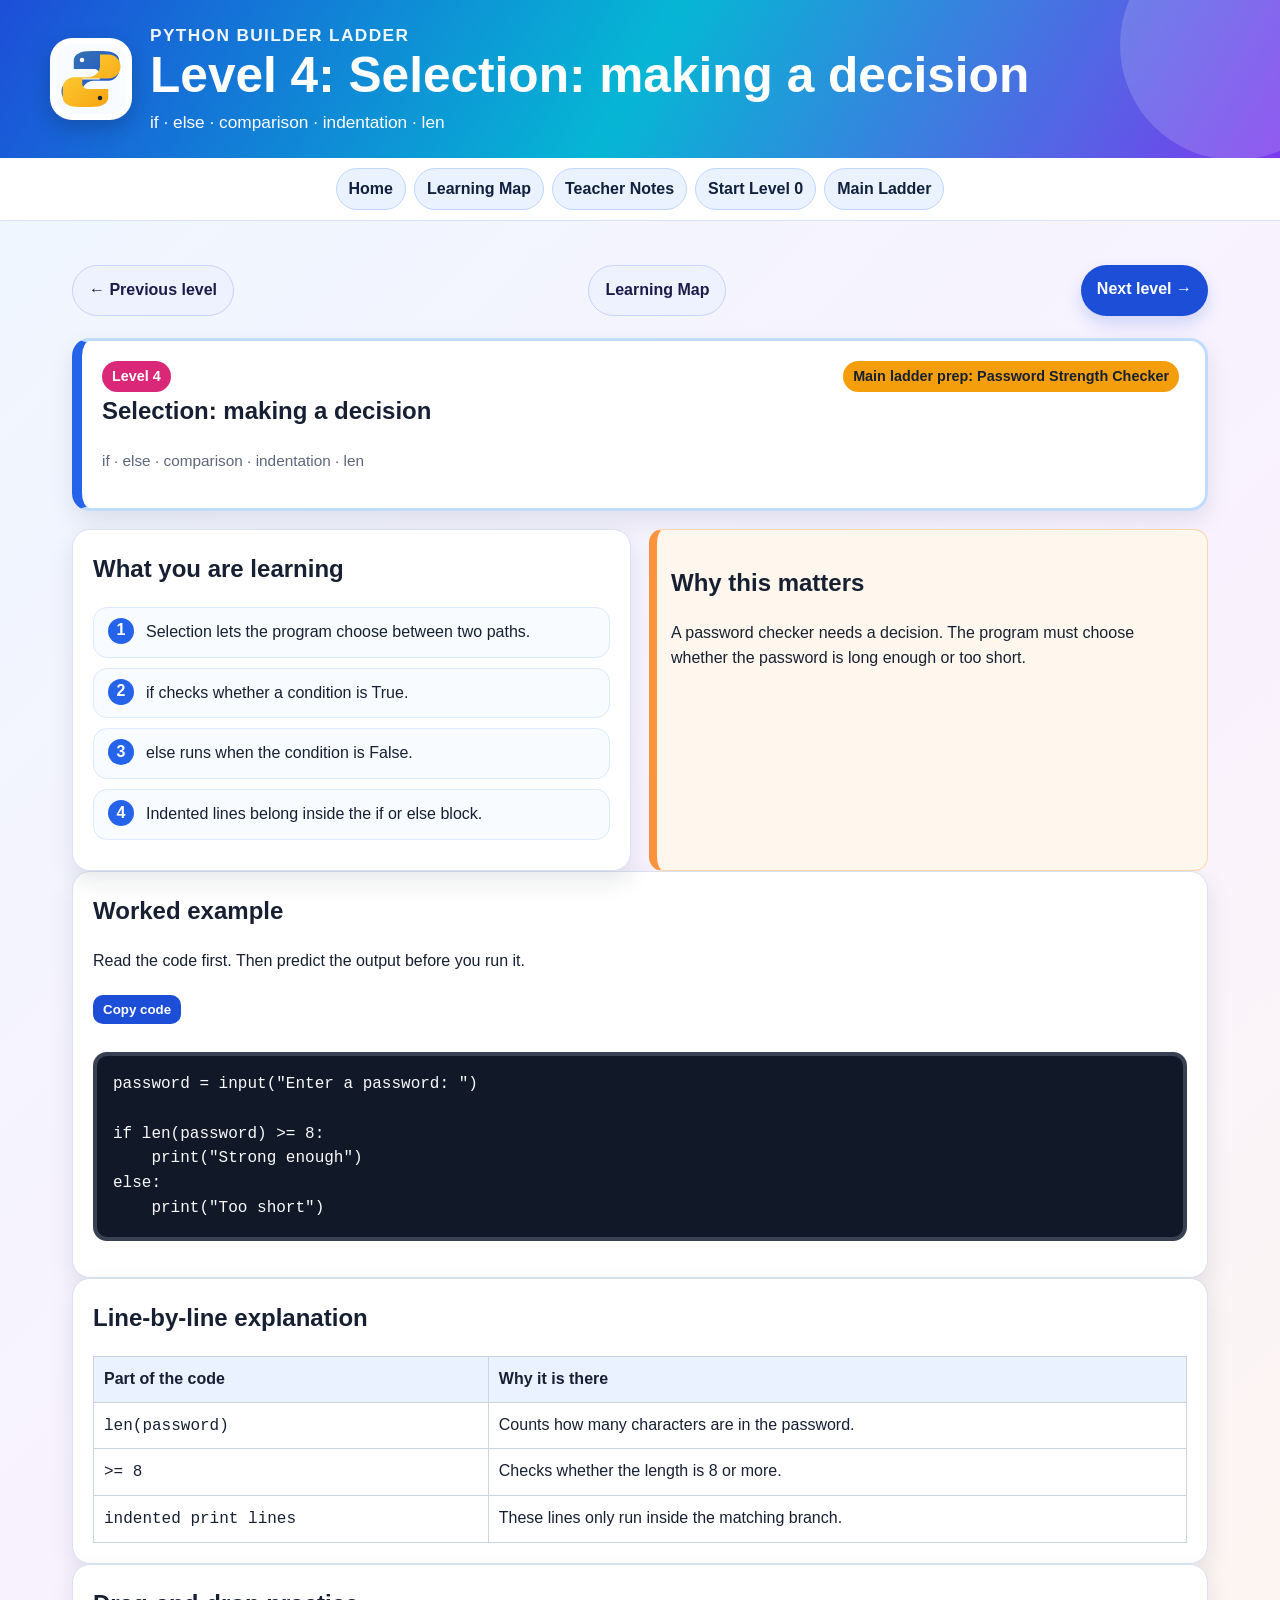
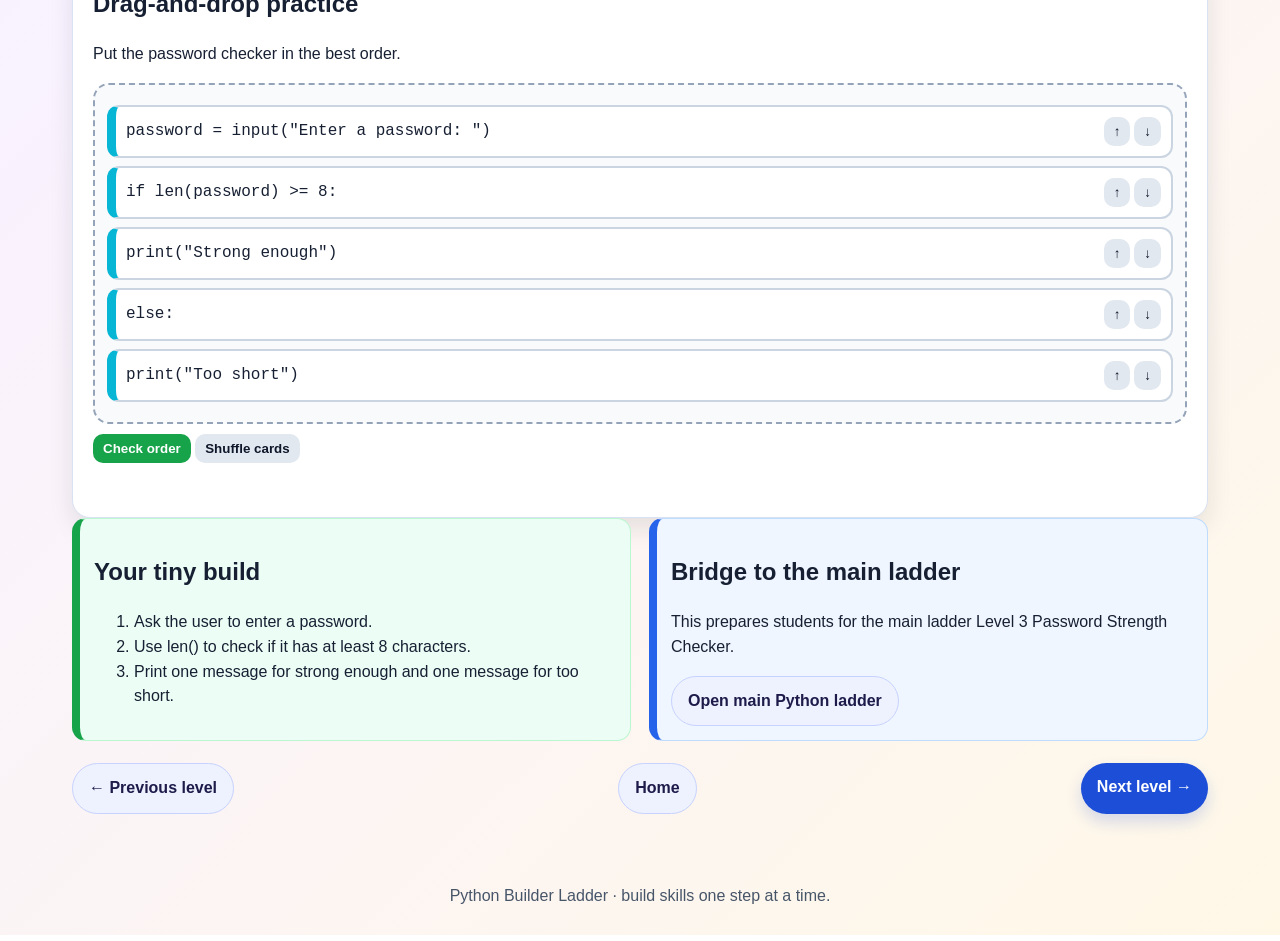
<file: level4.html>
<!DOCTYPE html>
<html lang="en">
<head>
<meta charset="UTF-8">
<meta name="viewport" content="width=device-width, initial-scale=1.0">
<title>Level 4: Selection: making a decision</title>
<link rel="stylesheet" href="css/style.css">
</head>
<body>
<header class="site-header">
  <div class="header-inner">
    <img class="logo" src="assets/python-logo.svg" alt="Python logo style icon">
    <div>
      <p class="kicker">Python Builder Ladder</p>
      <h1>Level 4: Selection: making a decision</h1>
      <p>if · else · comparison · indentation · len</p>
    </div>
  </div>
</header>
<nav class="top-nav" aria-label="Main navigation">
  <a href="index.html">Home</a>
  <a href="learning-map.html">Learning Map</a>
  <a href="teacher-notes.html">Teacher Notes</a>
  <a href="level0.html">Start Level 0</a>
  <a href="https://mrevanscomputing.github.io/pythonladder/index.html">Main Ladder</a>
</nav>
<main class="wrap">

<div class="page-turn"><a class="button secondary" href="level3.html">← Previous level</a><a class="button secondary" href="learning-map.html">Learning Map</a><a class="button" href="level5.html">Next level →</a></div>
<section class="notice">
  <div class="level-top">
    <div>
      <span class="badge pink">Level 4</span>
      <h2>Selection: making a decision</h2>
      <p class="small">if · else · comparison · indentation · len</p>
    </div>
    <span class="badge yellow">Main ladder prep: Password Strength Checker</span>
  </div>
</section>
<div class="grid two">
  <section class="card">
    <h2>What you are learning</h2>
    <ol class="step-list"><li>Selection lets the program choose between two paths.</li><li>if checks whether a condition is True.</li><li>else runs when the condition is False.</li><li>Indented lines belong inside the if or else block.</li></ol>
  </section>
  <section class="explain">
    <h2>Why this matters</h2>
    <p>A password checker needs a decision. The program must choose whether the password is long enough or too short.</p>
  </section>
</div>
<section class="card">
  <h2>Worked example</h2>
  <p>Read the code first. Then predict the output before you run it.</p>
  <button class="copy-btn" data-copy="code4">Copy code</button><pre id="code4"><code>password = input(&quot;Enter a password: &quot;)

if len(password) &gt;= 8:
    print(&quot;Strong enough&quot;)
else:
    print(&quot;Too short&quot;)</code></pre>
</section>
<section class="card">
  <h2>Line-by-line explanation</h2>
  <table><thead><tr><th>Part of the code</th><th>Why it is there</th></tr></thead><tbody><tr><td><code>len(password)</code></td><td>Counts how many characters are in the password.</td></tr><tr><td><code>&gt;= 8</code></td><td>Checks whether the length is 8 or more.</td></tr><tr><td><code>indented print lines</code></td><td>These lines only run inside the matching branch.</td></tr></tbody></table>
</section>
<section class="card">
  <h2>Drag-and-drop practice</h2>
  <p>Put the password checker in the best order.</p>
  <div class="drag-area" id="drag4" data-order="a,b,c,d,e">
    <div class="drag-card" tabindex="0" data-id="a"><code>password = input(&quot;Enter a password: &quot;)</code><span class="card-buttons"><button class="mini-btn" data-move="up" aria-label="Move up">↑</button><button class="mini-btn" data-move="down" aria-label="Move down">↓</button></span></div><div class="drag-card" tabindex="0" data-id="b"><code>if len(password) &gt;= 8:</code><span class="card-buttons"><button class="mini-btn" data-move="up" aria-label="Move up">↑</button><button class="mini-btn" data-move="down" aria-label="Move down">↓</button></span></div><div class="drag-card" tabindex="0" data-id="c"><code>    print(&quot;Strong enough&quot;)</code><span class="card-buttons"><button class="mini-btn" data-move="up" aria-label="Move up">↑</button><button class="mini-btn" data-move="down" aria-label="Move down">↓</button></span></div><div class="drag-card" tabindex="0" data-id="d"><code>else:</code><span class="card-buttons"><button class="mini-btn" data-move="up" aria-label="Move up">↑</button><button class="mini-btn" data-move="down" aria-label="Move down">↓</button></span></div><div class="drag-card" tabindex="0" data-id="e"><code>    print(&quot;Too short&quot;)</code><span class="card-buttons"><button class="mini-btn" data-move="up" aria-label="Move up">↑</button><button class="mini-btn" data-move="down" aria-label="Move down">↓</button></span></div>
  </div>
  <button class="check-btn" data-check-drag="drag4">Check order</button>
  <button class="reset-btn" data-reset-drag="drag4">Shuffle cards</button>
  <div class="feedback" id="drag4-feedback" aria-live="polite"></div>
</section>
<div class="grid two">
  <section class="greenbox">
    <h2>Your tiny build</h2>
    <ol><li>Ask the user to enter a password.</li><li>Use len() to check if it has at least 8 characters.</li><li>Print one message for strong enough and one message for too short.</li></ol>
  </section>
  <section class="bluebox">
    <h2>Bridge to the main ladder</h2>
    <p>This prepares students for the main ladder Level 3 Password Strength Checker.</p>
    <div class="btn-row"><a class="button secondary" href="https://mrevanscomputing.github.io/pythonladder/index.html">Open main Python ladder</a></div>
  </section>
</div>
<div class="page-turn"><a class="button secondary" href="level3.html">← Previous level</a><a class="button secondary" href="index.html">Home</a><a class="button" href="level5.html">Next level →</a></div>

</main>
<footer class="footer">Python Builder Ladder · build skills one step at a time.</footer>
<script src="js/app.js"></script>
</body>
</html>
</file>
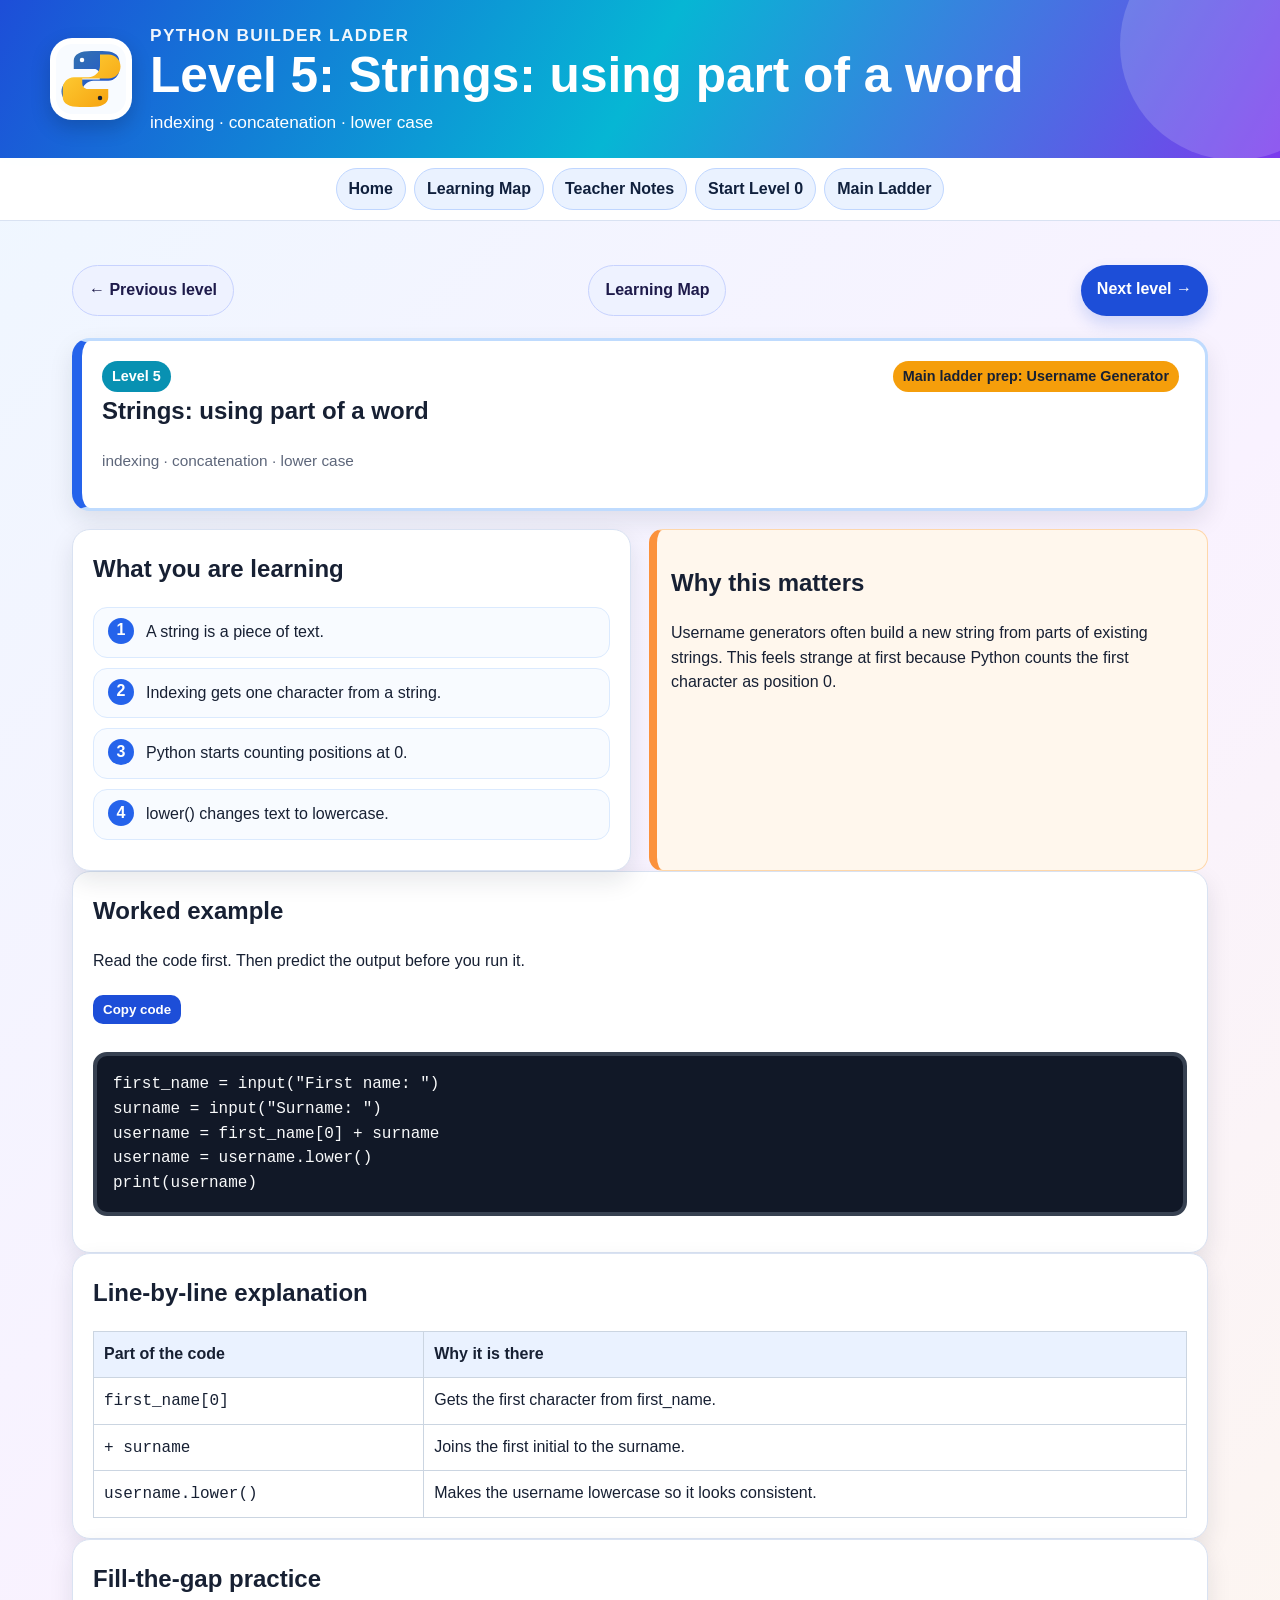
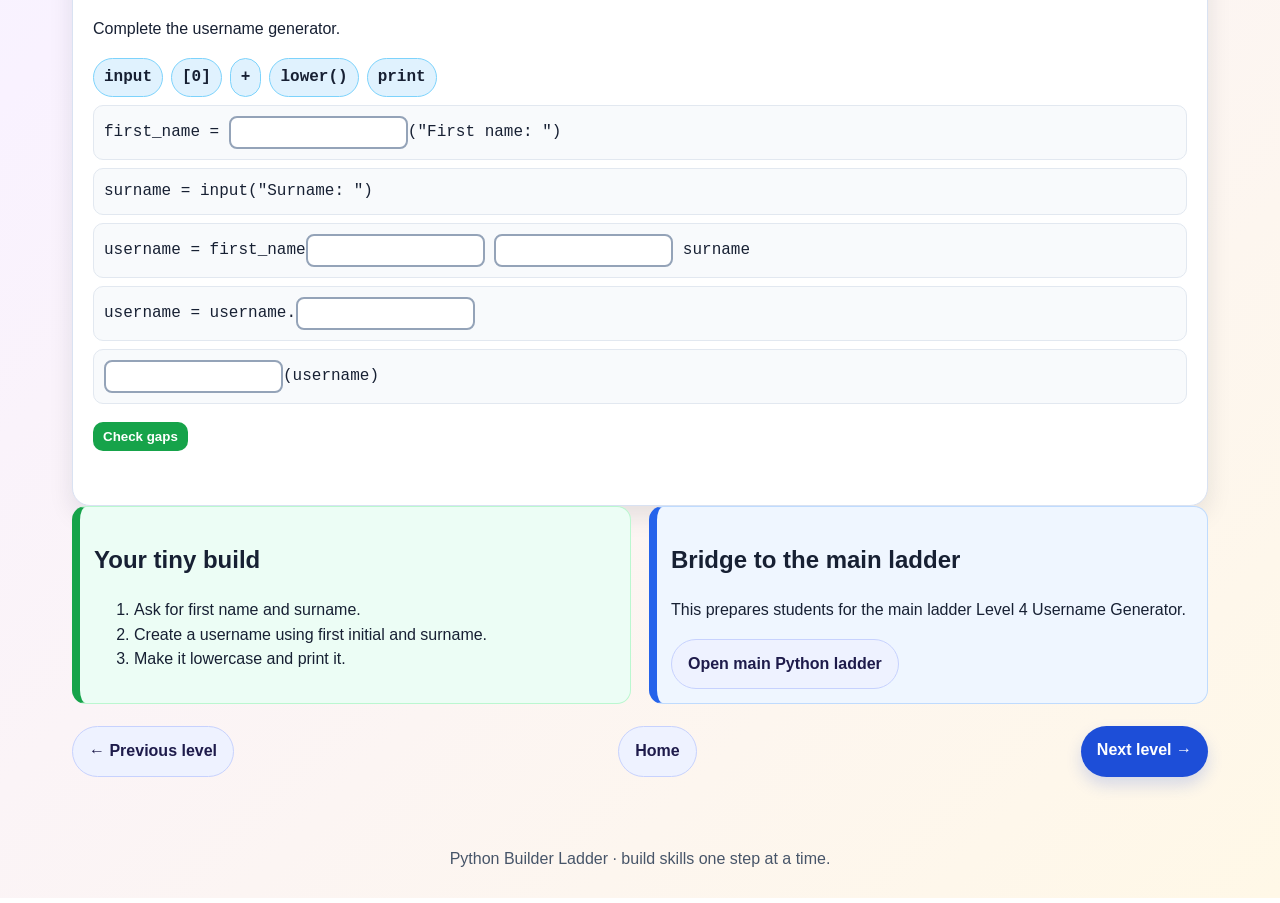
<file: level5.html>
<!DOCTYPE html>
<html lang="en">
<head>
<meta charset="UTF-8">
<meta name="viewport" content="width=device-width, initial-scale=1.0">
<title>Level 5: Strings: using part of a word</title>
<link rel="stylesheet" href="css/style.css">
</head>
<body>
<header class="site-header">
  <div class="header-inner">
    <img class="logo" src="assets/python-logo.svg" alt="Python logo style icon">
    <div>
      <p class="kicker">Python Builder Ladder</p>
      <h1>Level 5: Strings: using part of a word</h1>
      <p>indexing · concatenation · lower case</p>
    </div>
  </div>
</header>
<nav class="top-nav" aria-label="Main navigation">
  <a href="index.html">Home</a>
  <a href="learning-map.html">Learning Map</a>
  <a href="teacher-notes.html">Teacher Notes</a>
  <a href="level0.html">Start Level 0</a>
  <a href="https://mrevanscomputing.github.io/pythonladder/index.html">Main Ladder</a>
</nav>
<main class="wrap">

<div class="page-turn"><a class="button secondary" href="level4.html">← Previous level</a><a class="button secondary" href="learning-map.html">Learning Map</a><a class="button" href="level6.html">Next level →</a></div>
<section class="notice">
  <div class="level-top">
    <div>
      <span class="badge cyan">Level 5</span>
      <h2>Strings: using part of a word</h2>
      <p class="small">indexing · concatenation · lower case</p>
    </div>
    <span class="badge yellow">Main ladder prep: Username Generator</span>
  </div>
</section>
<div class="grid two">
  <section class="card">
    <h2>What you are learning</h2>
    <ol class="step-list"><li>A string is a piece of text.</li><li>Indexing gets one character from a string.</li><li>Python starts counting positions at 0.</li><li>lower() changes text to lowercase.</li></ol>
  </section>
  <section class="explain">
    <h2>Why this matters</h2>
    <p>Username generators often build a new string from parts of existing strings. This feels strange at first because Python counts the first character as position 0.</p>
  </section>
</div>
<section class="card">
  <h2>Worked example</h2>
  <p>Read the code first. Then predict the output before you run it.</p>
  <button class="copy-btn" data-copy="code5">Copy code</button><pre id="code5"><code>first_name = input(&quot;First name: &quot;)
surname = input(&quot;Surname: &quot;)
username = first_name[0] + surname
username = username.lower()
print(username)</code></pre>
</section>
<section class="card">
  <h2>Line-by-line explanation</h2>
  <table><thead><tr><th>Part of the code</th><th>Why it is there</th></tr></thead><tbody><tr><td><code>first_name[0]</code></td><td>Gets the first character from first_name.</td></tr><tr><td><code>+ surname</code></td><td>Joins the first initial to the surname.</td></tr><tr><td><code>username.lower()</code></td><td>Makes the username lowercase so it looks consistent.</td></tr></tbody></table>
</section>
<section class="card">
  <h2>Fill-the-gap practice</h2>
  <p>Complete the username generator.</p>
  <div class="wordbank" aria-label="Word bank"><span>input</span><span>[0]</span><span>+</span><span>lower()</span><span>print</span></div>
  <div id="blank5"><div class="blank-row"><code>first_name = <input data-answer="input">("First name: ")</code></div><div class="blank-row"><code>surname = input("Surname: ")</code></div><div class="blank-row"><code>username = first_name<input data-answer="[0]"> <input data-answer="+"> surname</code></div><div class="blank-row"><code>username = username.<input data-answer="lower()"></code></div><div class="blank-row"><code><input data-answer="print">(username)</code></div></div>
  <button class="check-btn" data-check-blanks="blank5">Check gaps</button>
  <div class="feedback" id="blank5-feedback" aria-live="polite"></div>
</section>
<div class="grid two">
  <section class="greenbox">
    <h2>Your tiny build</h2>
    <ol><li>Ask for first name and surname.</li><li>Create a username using first initial and surname.</li><li>Make it lowercase and print it.</li></ol>
  </section>
  <section class="bluebox">
    <h2>Bridge to the main ladder</h2>
    <p>This prepares students for the main ladder Level 4 Username Generator.</p>
    <div class="btn-row"><a class="button secondary" href="https://mrevanscomputing.github.io/pythonladder/index.html">Open main Python ladder</a></div>
  </section>
</div>
<div class="page-turn"><a class="button secondary" href="level4.html">← Previous level</a><a class="button secondary" href="index.html">Home</a><a class="button" href="level6.html">Next level →</a></div>

</main>
<footer class="footer">Python Builder Ladder · build skills one step at a time.</footer>
<script src="js/app.js"></script>
</body>
</html>
</file>
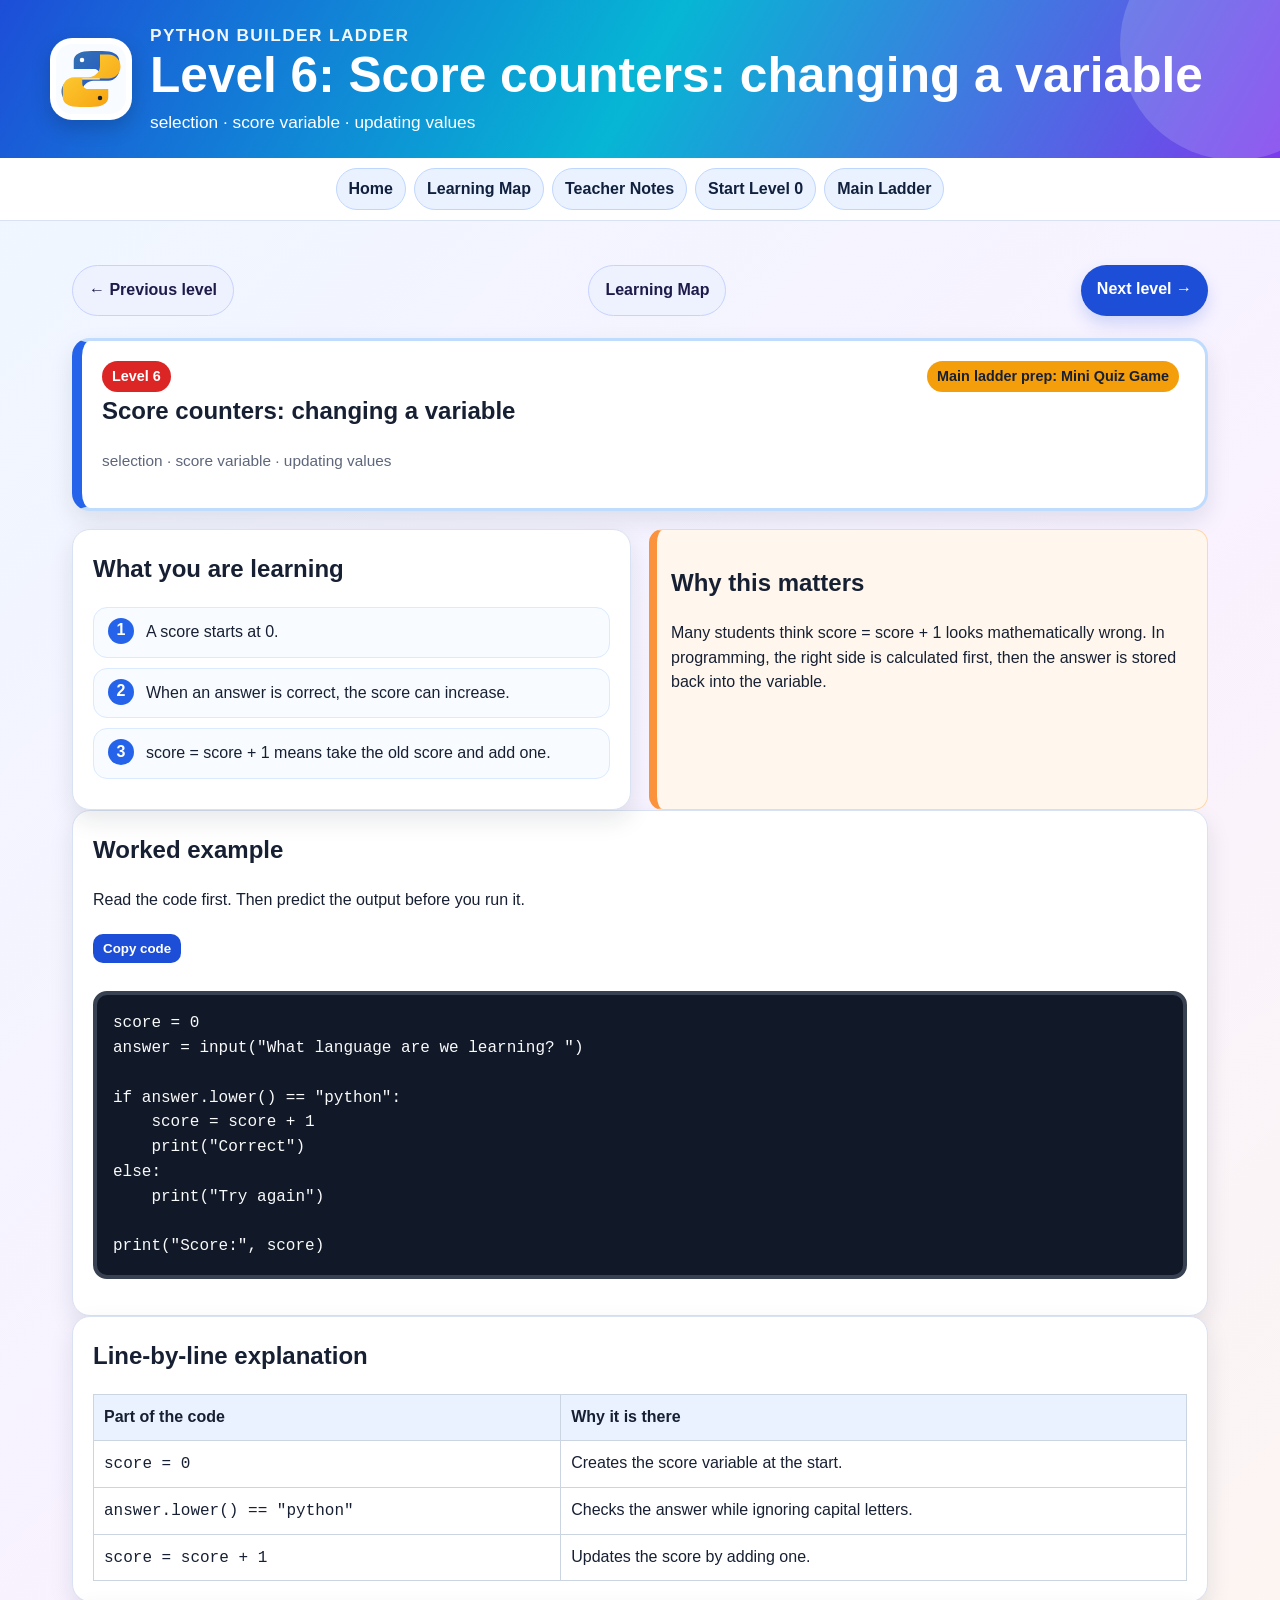
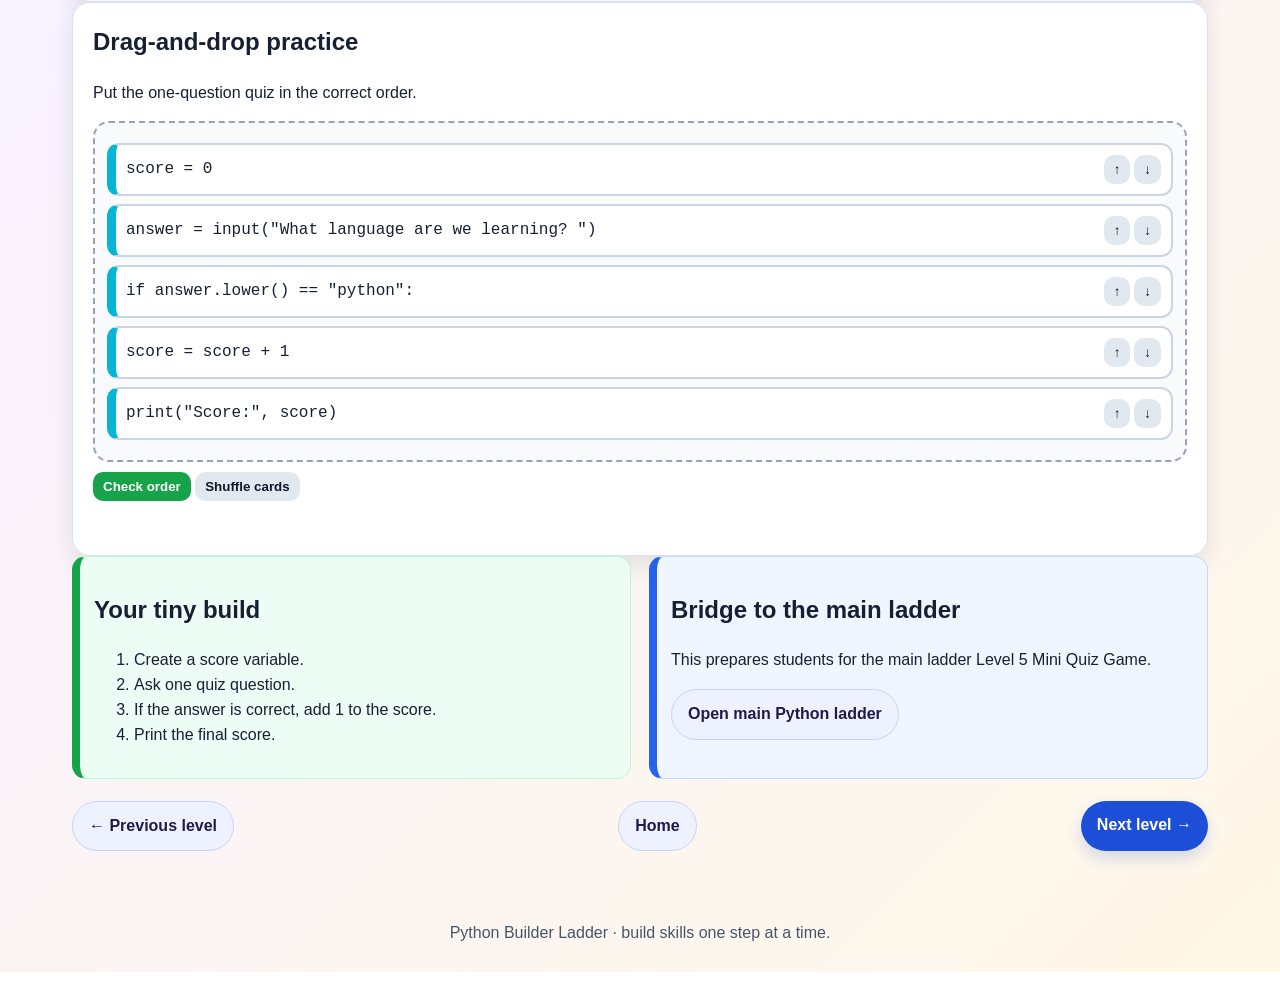
<file: level6.html>
<!DOCTYPE html>
<html lang="en">
<head>
<meta charset="UTF-8">
<meta name="viewport" content="width=device-width, initial-scale=1.0">
<title>Level 6: Score counters: changing a variable</title>
<link rel="stylesheet" href="css/style.css">
</head>
<body>
<header class="site-header">
  <div class="header-inner">
    <img class="logo" src="assets/python-logo.svg" alt="Python logo style icon">
    <div>
      <p class="kicker">Python Builder Ladder</p>
      <h1>Level 6: Score counters: changing a variable</h1>
      <p>selection · score variable · updating values</p>
    </div>
  </div>
</header>
<nav class="top-nav" aria-label="Main navigation">
  <a href="index.html">Home</a>
  <a href="learning-map.html">Learning Map</a>
  <a href="teacher-notes.html">Teacher Notes</a>
  <a href="level0.html">Start Level 0</a>
  <a href="https://mrevanscomputing.github.io/pythonladder/index.html">Main Ladder</a>
</nav>
<main class="wrap">

<div class="page-turn"><a class="button secondary" href="level5.html">← Previous level</a><a class="button secondary" href="learning-map.html">Learning Map</a><a class="button" href="level7.html">Next level →</a></div>
<section class="notice">
  <div class="level-top">
    <div>
      <span class="badge red">Level 6</span>
      <h2>Score counters: changing a variable</h2>
      <p class="small">selection · score variable · updating values</p>
    </div>
    <span class="badge yellow">Main ladder prep: Mini Quiz Game</span>
  </div>
</section>
<div class="grid two">
  <section class="card">
    <h2>What you are learning</h2>
    <ol class="step-list"><li>A score starts at 0.</li><li>When an answer is correct, the score can increase.</li><li>score = score + 1 means take the old score and add one.</li></ol>
  </section>
  <section class="explain">
    <h2>Why this matters</h2>
    <p>Many students think score = score + 1 looks mathematically wrong. In programming, the right side is calculated first, then the answer is stored back into the variable.</p>
  </section>
</div>
<section class="card">
  <h2>Worked example</h2>
  <p>Read the code first. Then predict the output before you run it.</p>
  <button class="copy-btn" data-copy="code6">Copy code</button><pre id="code6"><code>score = 0
answer = input(&quot;What language are we learning? &quot;)

if answer.lower() == &quot;python&quot;:
    score = score + 1
    print(&quot;Correct&quot;)
else:
    print(&quot;Try again&quot;)

print(&quot;Score:&quot;, score)</code></pre>
</section>
<section class="card">
  <h2>Line-by-line explanation</h2>
  <table><thead><tr><th>Part of the code</th><th>Why it is there</th></tr></thead><tbody><tr><td><code>score = 0</code></td><td>Creates the score variable at the start.</td></tr><tr><td><code>answer.lower() == &quot;python&quot;</code></td><td>Checks the answer while ignoring capital letters.</td></tr><tr><td><code>score = score + 1</code></td><td>Updates the score by adding one.</td></tr></tbody></table>
</section>
<section class="card">
  <h2>Drag-and-drop practice</h2>
  <p>Put the one-question quiz in the correct order.</p>
  <div class="drag-area" id="drag6" data-order="a,b,c,d,e">
    <div class="drag-card" tabindex="0" data-id="a"><code>score = 0</code><span class="card-buttons"><button class="mini-btn" data-move="up" aria-label="Move up">↑</button><button class="mini-btn" data-move="down" aria-label="Move down">↓</button></span></div><div class="drag-card" tabindex="0" data-id="b"><code>answer = input(&quot;What language are we learning? &quot;)</code><span class="card-buttons"><button class="mini-btn" data-move="up" aria-label="Move up">↑</button><button class="mini-btn" data-move="down" aria-label="Move down">↓</button></span></div><div class="drag-card" tabindex="0" data-id="c"><code>if answer.lower() == &quot;python&quot;:</code><span class="card-buttons"><button class="mini-btn" data-move="up" aria-label="Move up">↑</button><button class="mini-btn" data-move="down" aria-label="Move down">↓</button></span></div><div class="drag-card" tabindex="0" data-id="d"><code>    score = score + 1</code><span class="card-buttons"><button class="mini-btn" data-move="up" aria-label="Move up">↑</button><button class="mini-btn" data-move="down" aria-label="Move down">↓</button></span></div><div class="drag-card" tabindex="0" data-id="e"><code>print(&quot;Score:&quot;, score)</code><span class="card-buttons"><button class="mini-btn" data-move="up" aria-label="Move up">↑</button><button class="mini-btn" data-move="down" aria-label="Move down">↓</button></span></div>
  </div>
  <button class="check-btn" data-check-drag="drag6">Check order</button>
  <button class="reset-btn" data-reset-drag="drag6">Shuffle cards</button>
  <div class="feedback" id="drag6-feedback" aria-live="polite"></div>
</section>
<div class="grid two">
  <section class="greenbox">
    <h2>Your tiny build</h2>
    <ol><li>Create a score variable.</li><li>Ask one quiz question.</li><li>If the answer is correct, add 1 to the score.</li><li>Print the final score.</li></ol>
  </section>
  <section class="bluebox">
    <h2>Bridge to the main ladder</h2>
    <p>This prepares students for the main ladder Level 5 Mini Quiz Game.</p>
    <div class="btn-row"><a class="button secondary" href="https://mrevanscomputing.github.io/pythonladder/index.html">Open main Python ladder</a></div>
  </section>
</div>
<div class="page-turn"><a class="button secondary" href="level5.html">← Previous level</a><a class="button secondary" href="index.html">Home</a><a class="button" href="level7.html">Next level →</a></div>

</main>
<footer class="footer">Python Builder Ladder · build skills one step at a time.</footer>
<script src="js/app.js"></script>
</body>
</html>
</file>
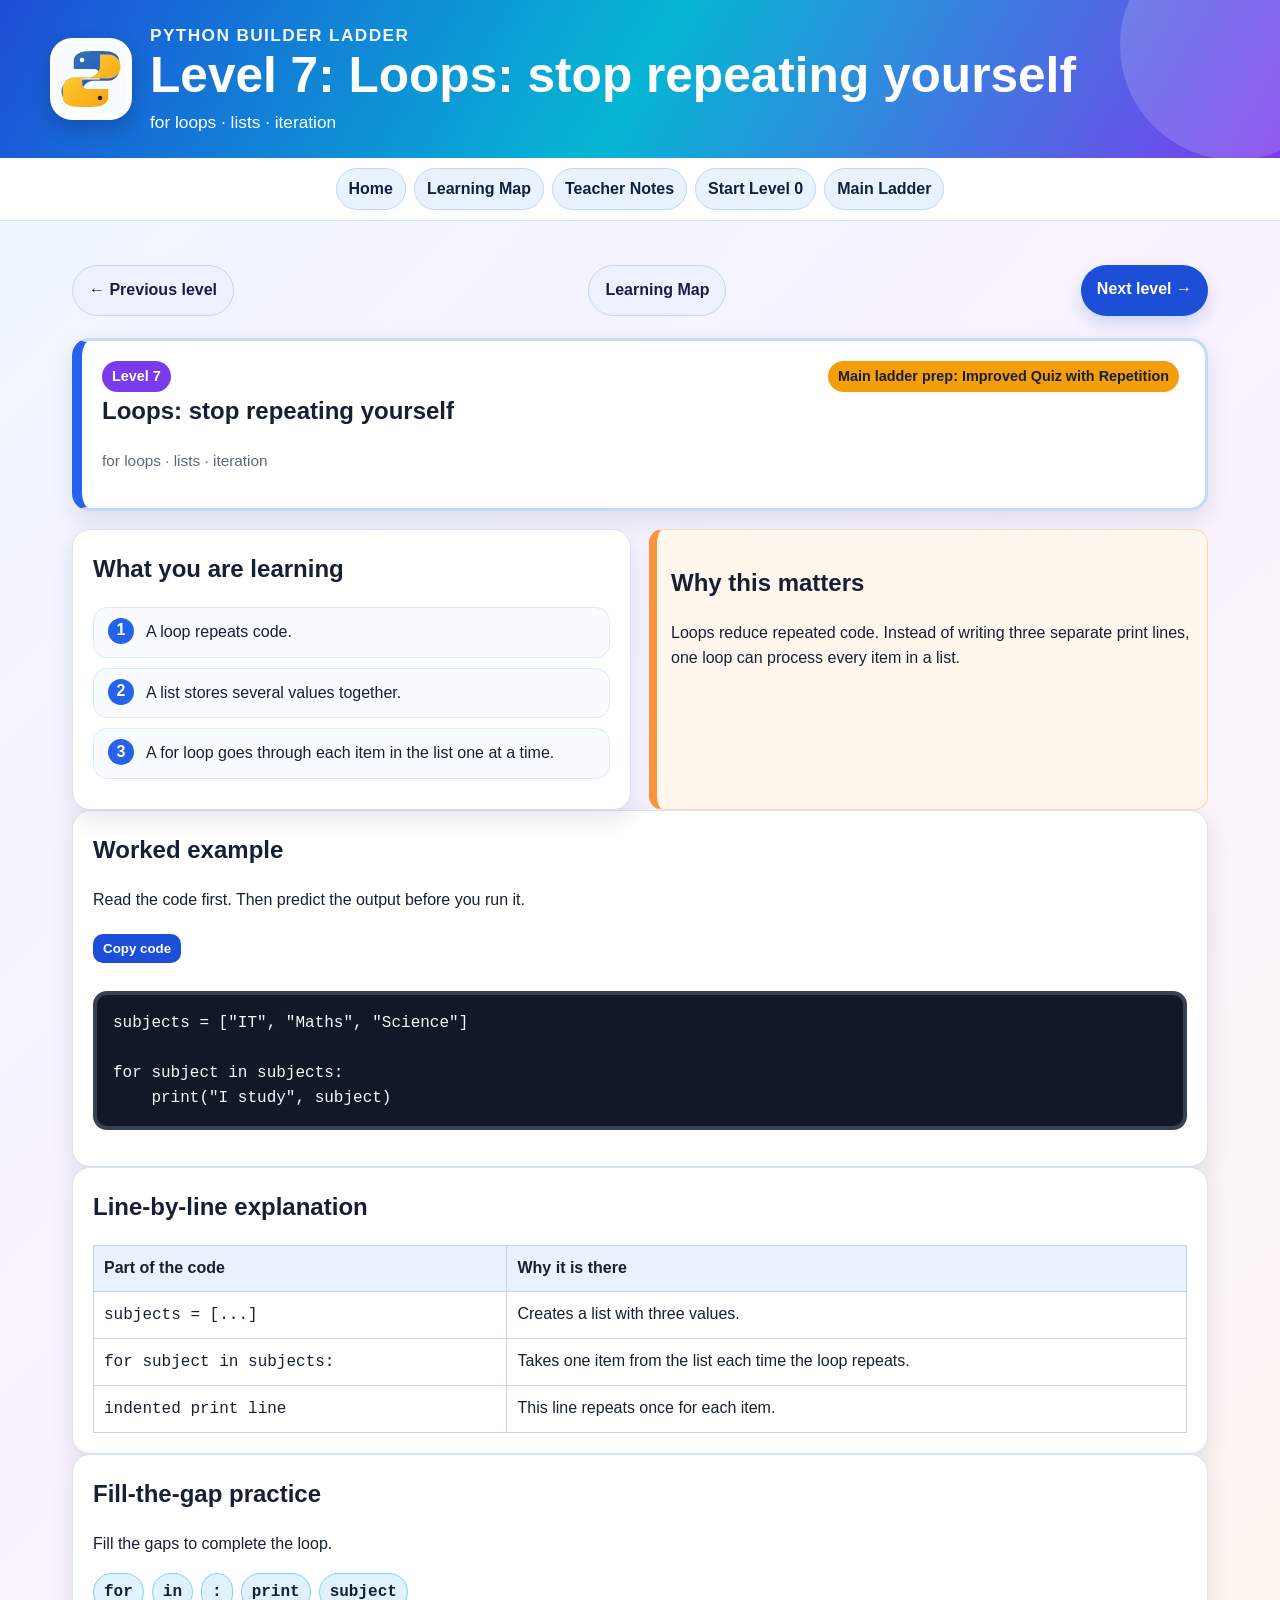
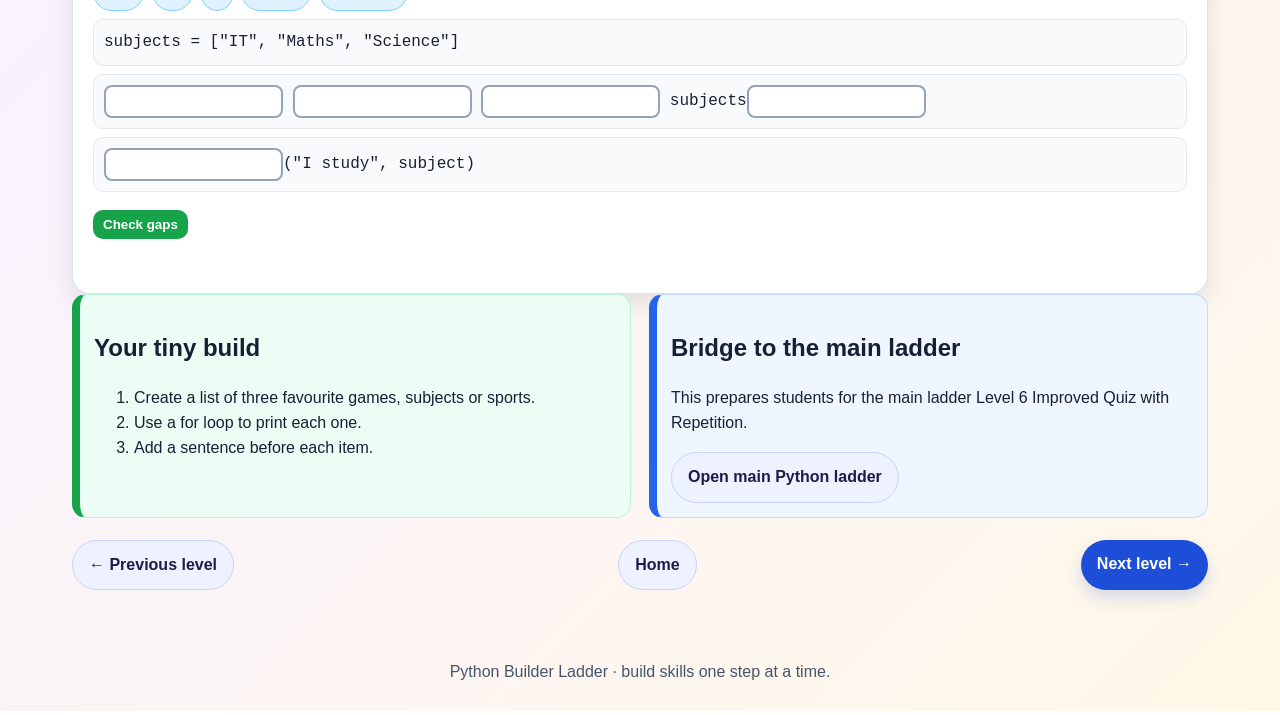
<file: level7.html>
<!DOCTYPE html>
<html lang="en">
<head>
<meta charset="UTF-8">
<meta name="viewport" content="width=device-width, initial-scale=1.0">
<title>Level 7: Loops: stop repeating yourself</title>
<link rel="stylesheet" href="css/style.css">
</head>
<body>
<header class="site-header">
  <div class="header-inner">
    <img class="logo" src="assets/python-logo.svg" alt="Python logo style icon">
    <div>
      <p class="kicker">Python Builder Ladder</p>
      <h1>Level 7: Loops: stop repeating yourself</h1>
      <p>for loops · lists · iteration</p>
    </div>
  </div>
</header>
<nav class="top-nav" aria-label="Main navigation">
  <a href="index.html">Home</a>
  <a href="learning-map.html">Learning Map</a>
  <a href="teacher-notes.html">Teacher Notes</a>
  <a href="level0.html">Start Level 0</a>
  <a href="https://mrevanscomputing.github.io/pythonladder/index.html">Main Ladder</a>
</nav>
<main class="wrap">

<div class="page-turn"><a class="button secondary" href="level6.html">← Previous level</a><a class="button secondary" href="learning-map.html">Learning Map</a><a class="button" href="level8.html">Next level →</a></div>
<section class="notice">
  <div class="level-top">
    <div>
      <span class="badge purple">Level 7</span>
      <h2>Loops: stop repeating yourself</h2>
      <p class="small">for loops · lists · iteration</p>
    </div>
    <span class="badge yellow">Main ladder prep: Improved Quiz with Repetition</span>
  </div>
</section>
<div class="grid two">
  <section class="card">
    <h2>What you are learning</h2>
    <ol class="step-list"><li>A loop repeats code.</li><li>A list stores several values together.</li><li>A for loop goes through each item in the list one at a time.</li></ol>
  </section>
  <section class="explain">
    <h2>Why this matters</h2>
    <p>Loops reduce repeated code. Instead of writing three separate print lines, one loop can process every item in a list.</p>
  </section>
</div>
<section class="card">
  <h2>Worked example</h2>
  <p>Read the code first. Then predict the output before you run it.</p>
  <button class="copy-btn" data-copy="code7">Copy code</button><pre id="code7"><code>subjects = [&quot;IT&quot;, &quot;Maths&quot;, &quot;Science&quot;]

for subject in subjects:
    print(&quot;I study&quot;, subject)</code></pre>
</section>
<section class="card">
  <h2>Line-by-line explanation</h2>
  <table><thead><tr><th>Part of the code</th><th>Why it is there</th></tr></thead><tbody><tr><td><code>subjects = [...]</code></td><td>Creates a list with three values.</td></tr><tr><td><code>for subject in subjects:</code></td><td>Takes one item from the list each time the loop repeats.</td></tr><tr><td><code>indented print line</code></td><td>This line repeats once for each item.</td></tr></tbody></table>
</section>
<section class="card">
  <h2>Fill-the-gap practice</h2>
  <p>Fill the gaps to complete the loop.</p>
  <div class="wordbank" aria-label="Word bank"><span>for</span><span>in</span><span>:</span><span>print</span><span>subject</span></div>
  <div id="blank7"><div class="blank-row"><code>subjects = ["IT", "Maths", "Science"]</code></div><div class="blank-row"><code><input data-answer="for"> <input data-answer="subject"> <input data-answer="in"> subjects<input data-answer=":"></code></div><div class="blank-row"><code>    <input data-answer="print">("I study", subject)</code></div></div>
  <button class="check-btn" data-check-blanks="blank7">Check gaps</button>
  <div class="feedback" id="blank7-feedback" aria-live="polite"></div>
</section>
<div class="grid two">
  <section class="greenbox">
    <h2>Your tiny build</h2>
    <ol><li>Create a list of three favourite games, subjects or sports.</li><li>Use a for loop to print each one.</li><li>Add a sentence before each item.</li></ol>
  </section>
  <section class="bluebox">
    <h2>Bridge to the main ladder</h2>
    <p>This prepares students for the main ladder Level 6 Improved Quiz with Repetition.</p>
    <div class="btn-row"><a class="button secondary" href="https://mrevanscomputing.github.io/pythonladder/index.html">Open main Python ladder</a></div>
  </section>
</div>
<div class="page-turn"><a class="button secondary" href="level6.html">← Previous level</a><a class="button secondary" href="index.html">Home</a><a class="button" href="level8.html">Next level →</a></div>

</main>
<footer class="footer">Python Builder Ladder · build skills one step at a time.</footer>
<script src="js/app.js"></script>
</body>
</html>
</file>
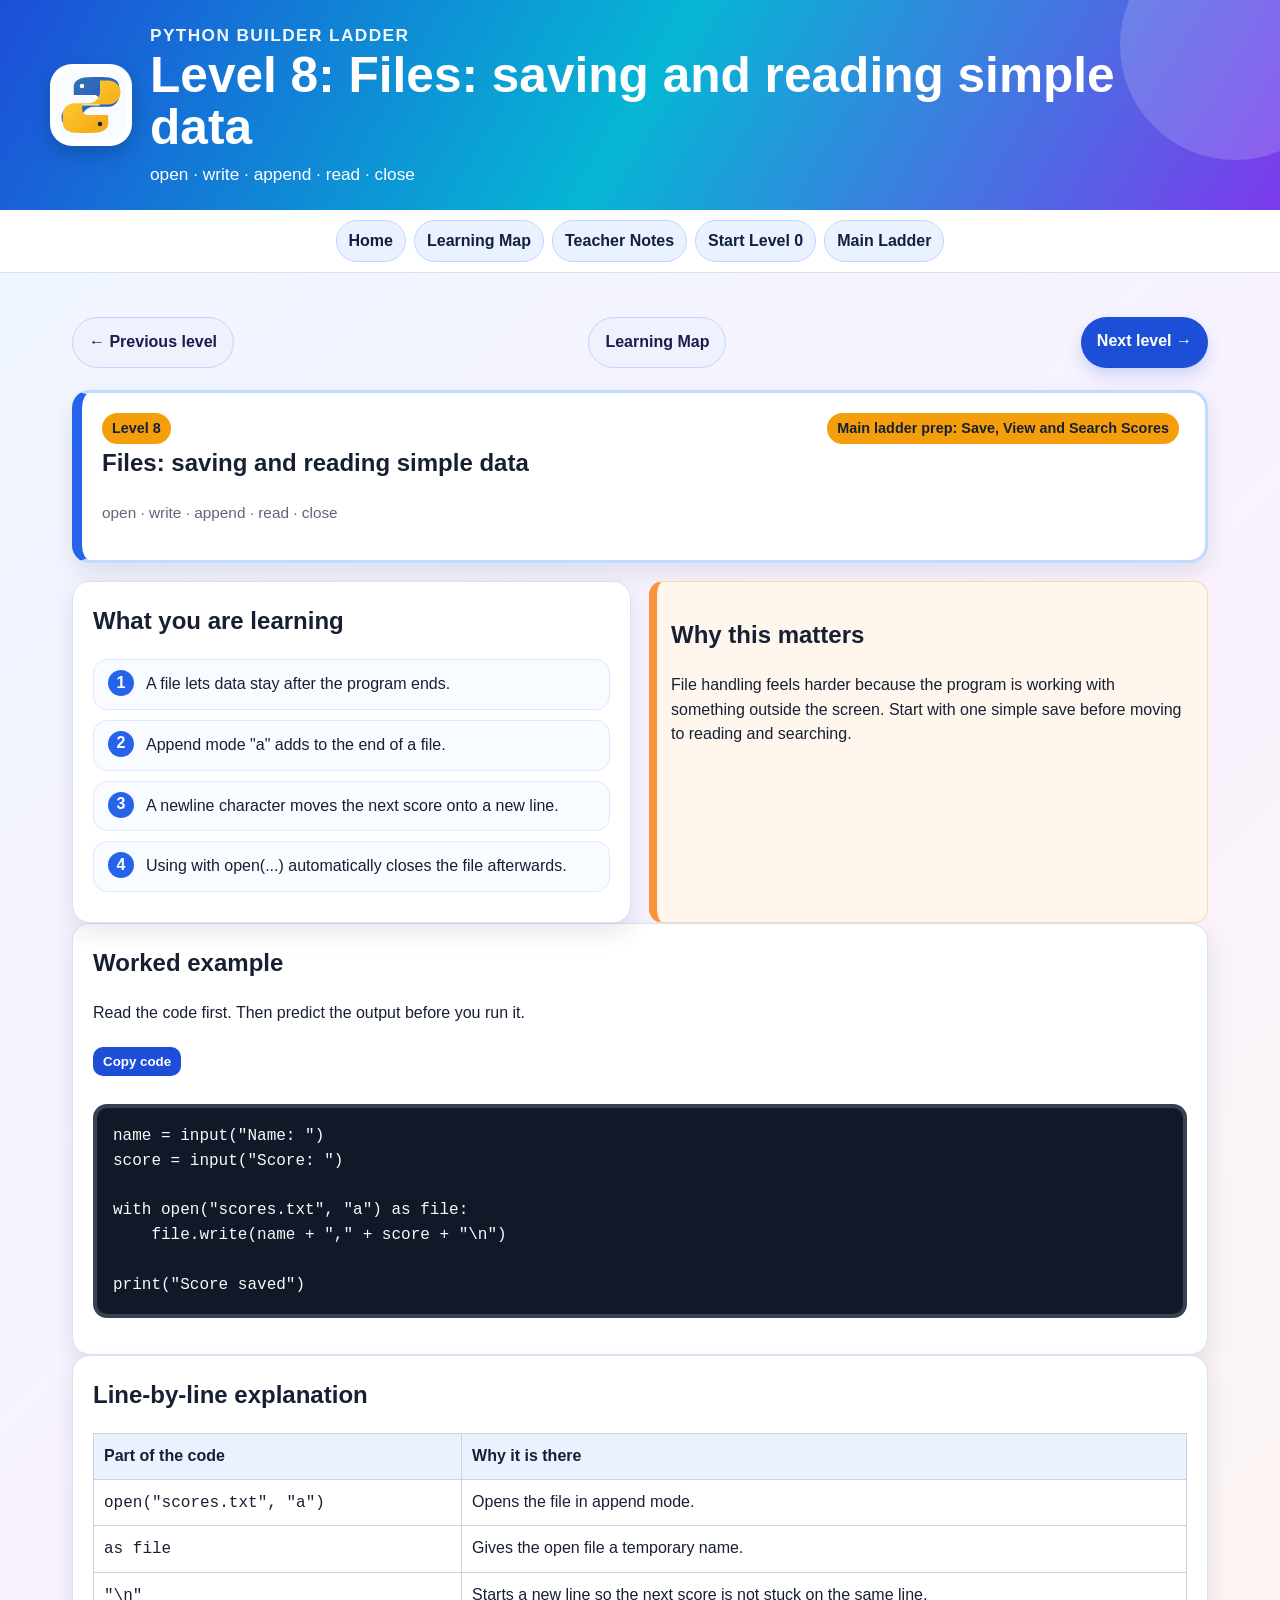
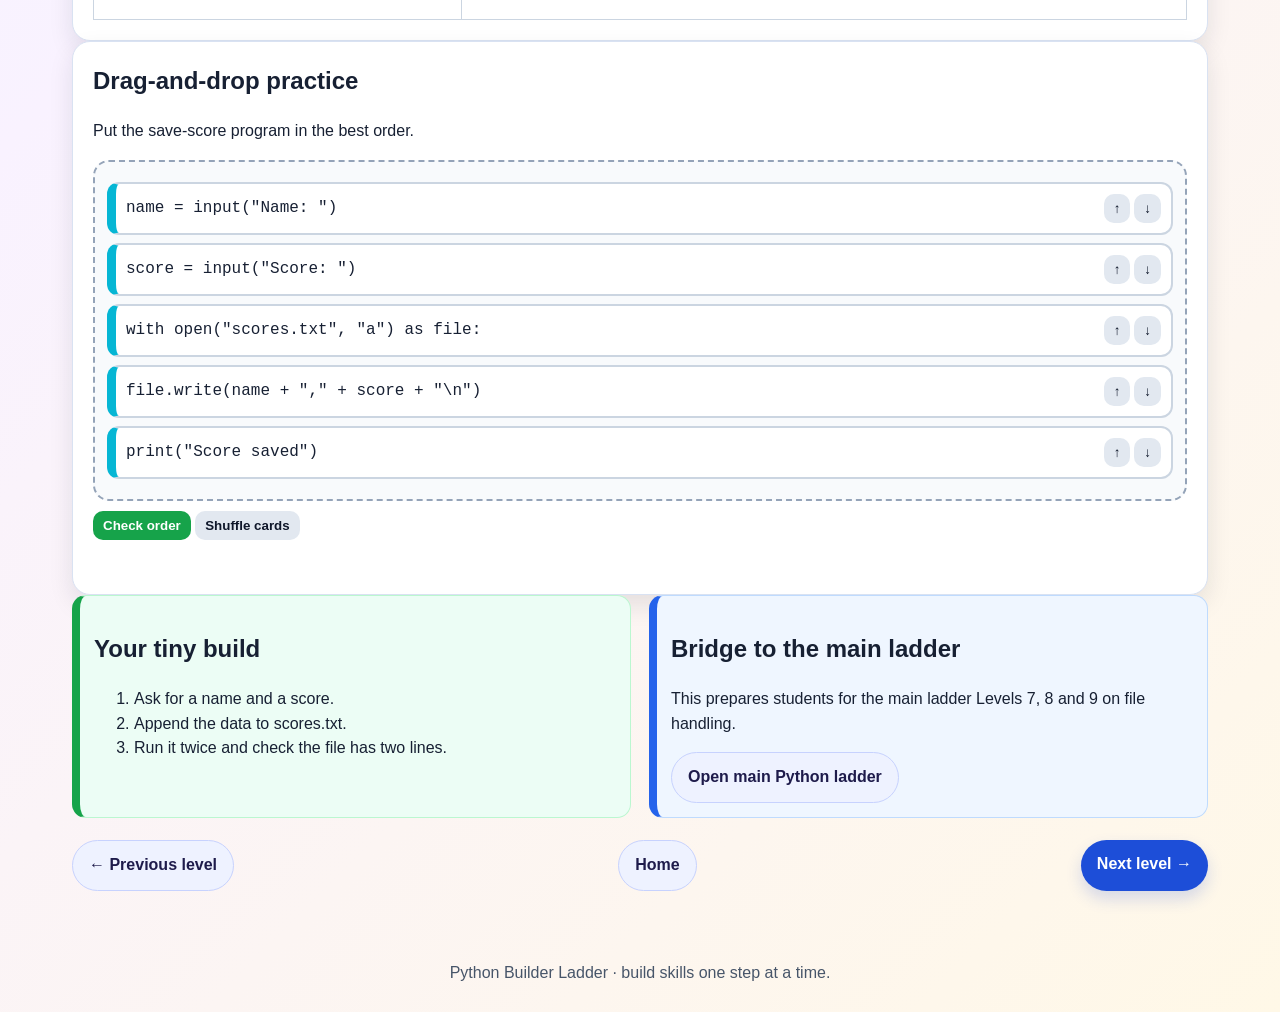
<file: level8.html>
<!DOCTYPE html>
<html lang="en">
<head>
<meta charset="UTF-8">
<meta name="viewport" content="width=device-width, initial-scale=1.0">
<title>Level 8: Files: saving and reading simple data</title>
<link rel="stylesheet" href="css/style.css">
</head>
<body>
<header class="site-header">
  <div class="header-inner">
    <img class="logo" src="assets/python-logo.svg" alt="Python logo style icon">
    <div>
      <p class="kicker">Python Builder Ladder</p>
      <h1>Level 8: Files: saving and reading simple data</h1>
      <p>open · write · append · read · close</p>
    </div>
  </div>
</header>
<nav class="top-nav" aria-label="Main navigation">
  <a href="index.html">Home</a>
  <a href="learning-map.html">Learning Map</a>
  <a href="teacher-notes.html">Teacher Notes</a>
  <a href="level0.html">Start Level 0</a>
  <a href="https://mrevanscomputing.github.io/pythonladder/index.html">Main Ladder</a>
</nav>
<main class="wrap">

<div class="page-turn"><a class="button secondary" href="level7.html">← Previous level</a><a class="button secondary" href="learning-map.html">Learning Map</a><a class="button" href="level9.html">Next level →</a></div>
<section class="notice">
  <div class="level-top">
    <div>
      <span class="badge amber">Level 8</span>
      <h2>Files: saving and reading simple data</h2>
      <p class="small">open · write · append · read · close</p>
    </div>
    <span class="badge yellow">Main ladder prep: Save, View and Search Scores</span>
  </div>
</section>
<div class="grid two">
  <section class="card">
    <h2>What you are learning</h2>
    <ol class="step-list"><li>A file lets data stay after the program ends.</li><li>Append mode &quot;a&quot; adds to the end of a file.</li><li>A newline character 
 moves the next score onto a new line.</li><li>Using with open(...) automatically closes the file afterwards.</li></ol>
  </section>
  <section class="explain">
    <h2>Why this matters</h2>
    <p>File handling feels harder because the program is working with something outside the screen. Start with one simple save before moving to reading and searching.</p>
  </section>
</div>
<section class="card">
  <h2>Worked example</h2>
  <p>Read the code first. Then predict the output before you run it.</p>
  <button class="copy-btn" data-copy="code8">Copy code</button><pre id="code8"><code>name = input(&quot;Name: &quot;)
score = input(&quot;Score: &quot;)

with open(&quot;scores.txt&quot;, &quot;a&quot;) as file:
    file.write(name + &quot;,&quot; + score + &quot;\n&quot;)

print(&quot;Score saved&quot;)</code></pre>
</section>
<section class="card">
  <h2>Line-by-line explanation</h2>
  <table><thead><tr><th>Part of the code</th><th>Why it is there</th></tr></thead><tbody><tr><td><code>open(&quot;scores.txt&quot;, &quot;a&quot;)</code></td><td>Opens the file in append mode.</td></tr><tr><td><code>as file</code></td><td>Gives the open file a temporary name.</td></tr><tr><td><code>&quot;\n&quot;</code></td><td>Starts a new line so the next score is not stuck on the same line.</td></tr></tbody></table>
</section>
<section class="card">
  <h2>Drag-and-drop practice</h2>
  <p>Put the save-score program in the best order.</p>
  <div class="drag-area" id="drag8" data-order="a,b,c,d,e">
    <div class="drag-card" tabindex="0" data-id="a"><code>name = input(&quot;Name: &quot;)</code><span class="card-buttons"><button class="mini-btn" data-move="up" aria-label="Move up">↑</button><button class="mini-btn" data-move="down" aria-label="Move down">↓</button></span></div><div class="drag-card" tabindex="0" data-id="b"><code>score = input(&quot;Score: &quot;)</code><span class="card-buttons"><button class="mini-btn" data-move="up" aria-label="Move up">↑</button><button class="mini-btn" data-move="down" aria-label="Move down">↓</button></span></div><div class="drag-card" tabindex="0" data-id="c"><code>with open(&quot;scores.txt&quot;, &quot;a&quot;) as file:</code><span class="card-buttons"><button class="mini-btn" data-move="up" aria-label="Move up">↑</button><button class="mini-btn" data-move="down" aria-label="Move down">↓</button></span></div><div class="drag-card" tabindex="0" data-id="d"><code>    file.write(name + &quot;,&quot; + score + &quot;\n&quot;)</code><span class="card-buttons"><button class="mini-btn" data-move="up" aria-label="Move up">↑</button><button class="mini-btn" data-move="down" aria-label="Move down">↓</button></span></div><div class="drag-card" tabindex="0" data-id="e"><code>print(&quot;Score saved&quot;)</code><span class="card-buttons"><button class="mini-btn" data-move="up" aria-label="Move up">↑</button><button class="mini-btn" data-move="down" aria-label="Move down">↓</button></span></div>
  </div>
  <button class="check-btn" data-check-drag="drag8">Check order</button>
  <button class="reset-btn" data-reset-drag="drag8">Shuffle cards</button>
  <div class="feedback" id="drag8-feedback" aria-live="polite"></div>
</section>
<div class="grid two">
  <section class="greenbox">
    <h2>Your tiny build</h2>
    <ol><li>Ask for a name and a score.</li><li>Append the data to scores.txt.</li><li>Run it twice and check the file has two lines.</li></ol>
  </section>
  <section class="bluebox">
    <h2>Bridge to the main ladder</h2>
    <p>This prepares students for the main ladder Levels 7, 8 and 9 on file handling.</p>
    <div class="btn-row"><a class="button secondary" href="https://mrevanscomputing.github.io/pythonladder/index.html">Open main Python ladder</a></div>
  </section>
</div>
<div class="page-turn"><a class="button secondary" href="level7.html">← Previous level</a><a class="button secondary" href="index.html">Home</a><a class="button" href="level9.html">Next level →</a></div>

</main>
<footer class="footer">Python Builder Ladder · build skills one step at a time.</footer>
<script src="js/app.js"></script>
</body>
</html>
</file>
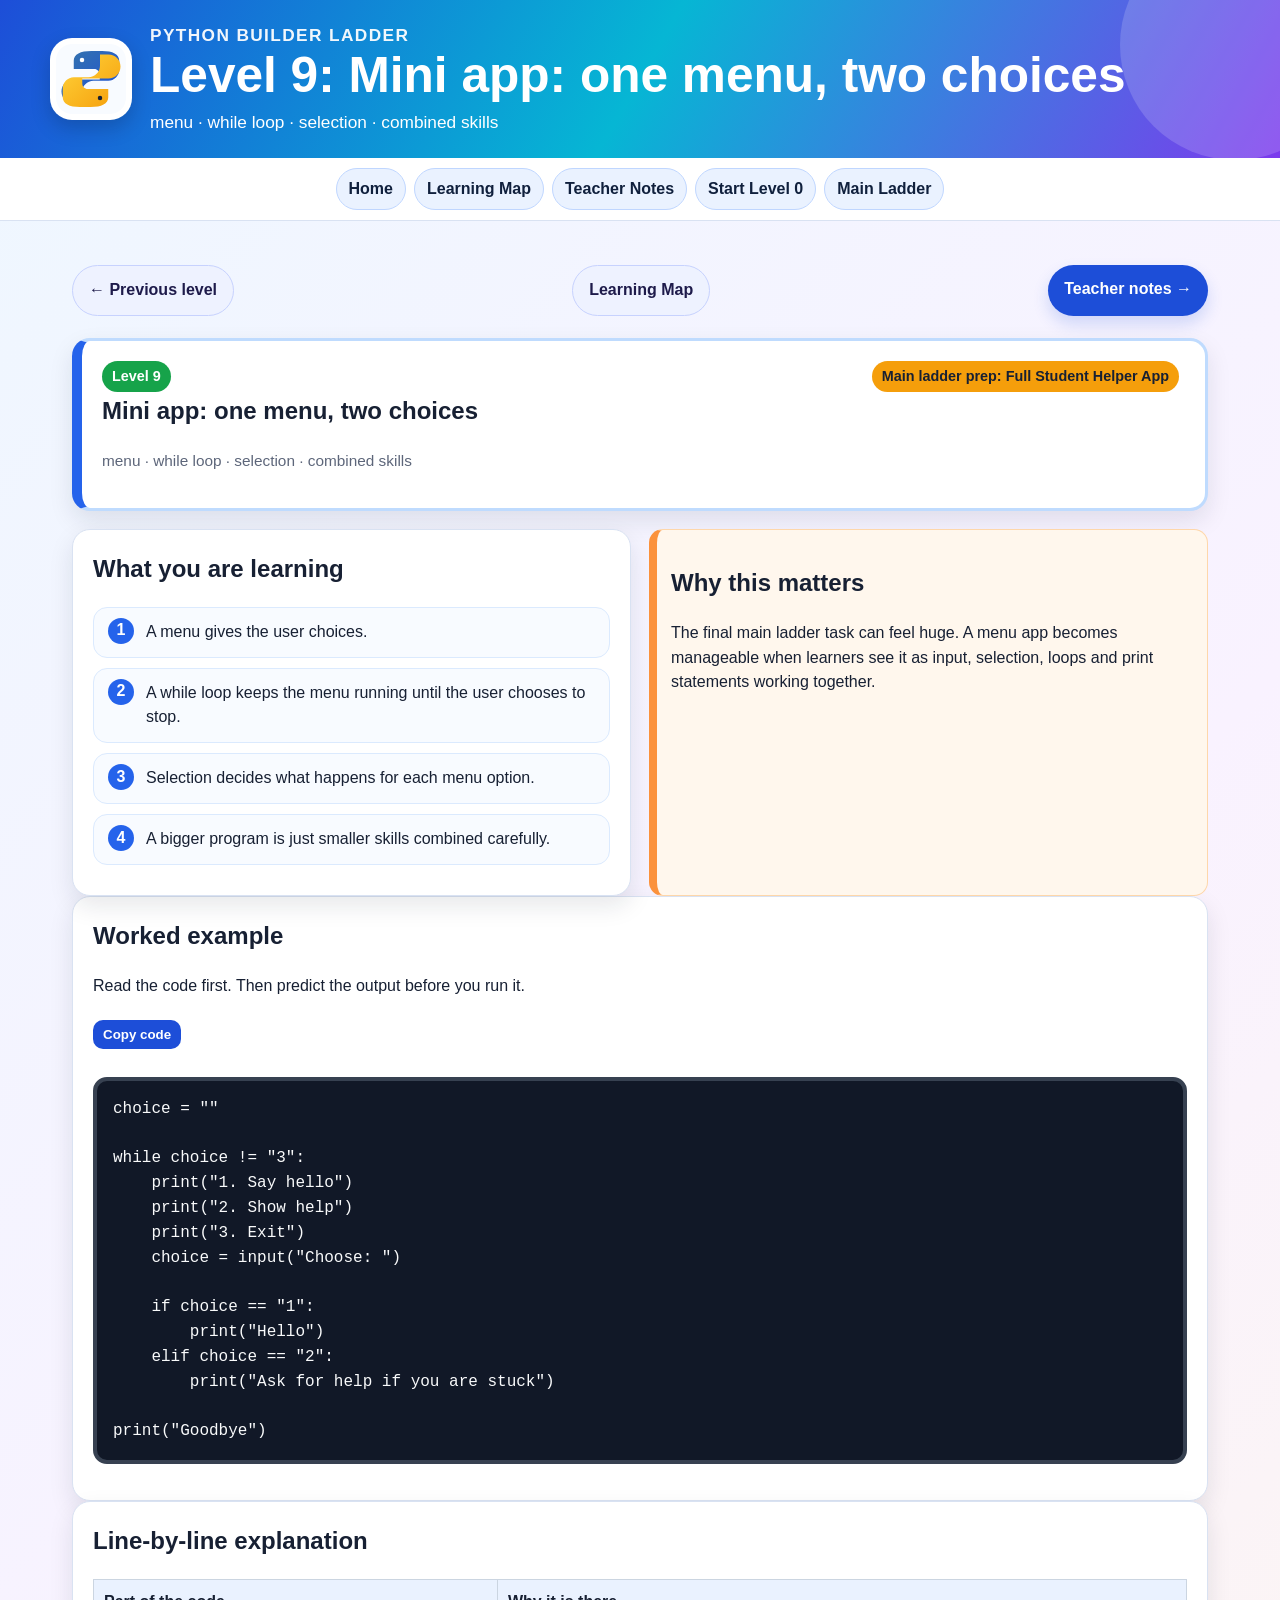
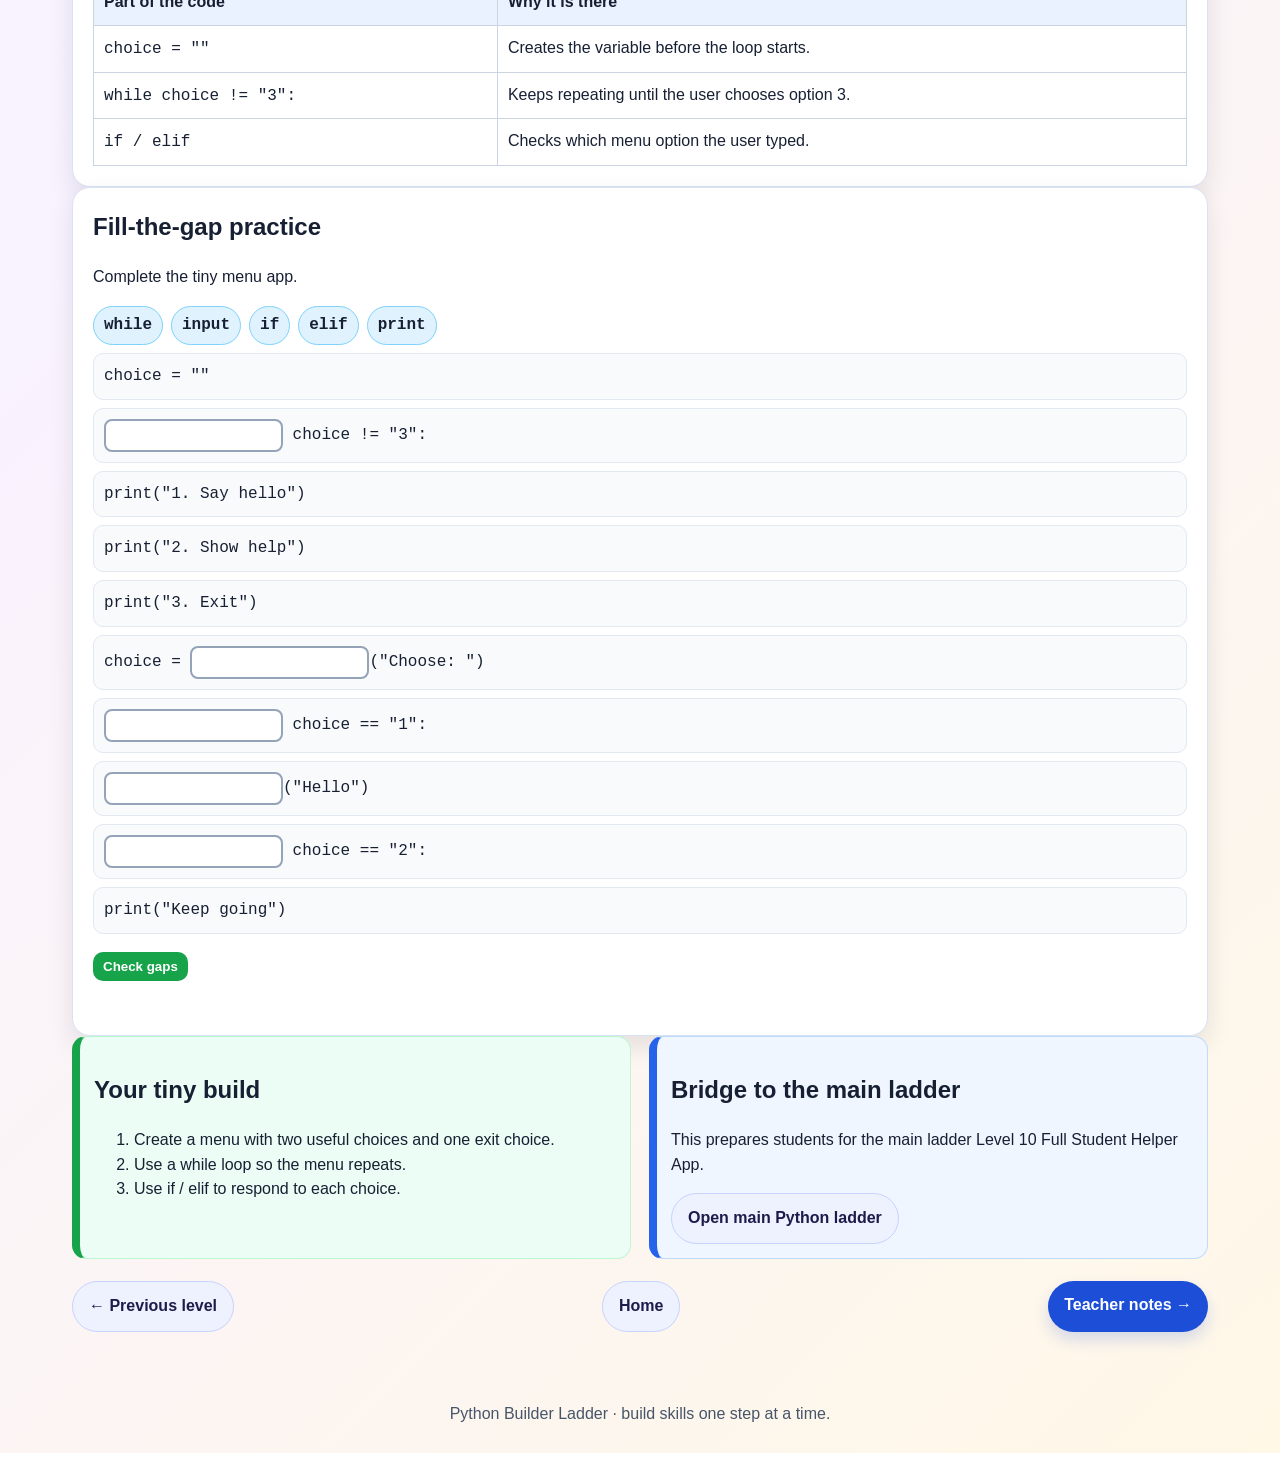
<file: level9.html>
<!DOCTYPE html>
<html lang="en">
<head>
<meta charset="UTF-8">
<meta name="viewport" content="width=device-width, initial-scale=1.0">
<title>Level 9: Mini app: one menu, two choices</title>
<link rel="stylesheet" href="css/style.css">
</head>
<body>
<header class="site-header">
  <div class="header-inner">
    <img class="logo" src="assets/python-logo.svg" alt="Python logo style icon">
    <div>
      <p class="kicker">Python Builder Ladder</p>
      <h1>Level 9: Mini app: one menu, two choices</h1>
      <p>menu · while loop · selection · combined skills</p>
    </div>
  </div>
</header>
<nav class="top-nav" aria-label="Main navigation">
  <a href="index.html">Home</a>
  <a href="learning-map.html">Learning Map</a>
  <a href="teacher-notes.html">Teacher Notes</a>
  <a href="level0.html">Start Level 0</a>
  <a href="https://mrevanscomputing.github.io/pythonladder/index.html">Main Ladder</a>
</nav>
<main class="wrap">

<div class="page-turn"><a class="button secondary" href="level8.html">← Previous level</a><a class="button secondary" href="learning-map.html">Learning Map</a><a class="button" href="teacher-notes.html">Teacher notes →</a></div>
<section class="notice">
  <div class="level-top">
    <div>
      <span class="badge green">Level 9</span>
      <h2>Mini app: one menu, two choices</h2>
      <p class="small">menu · while loop · selection · combined skills</p>
    </div>
    <span class="badge yellow">Main ladder prep: Full Student Helper App</span>
  </div>
</section>
<div class="grid two">
  <section class="card">
    <h2>What you are learning</h2>
    <ol class="step-list"><li>A menu gives the user choices.</li><li>A while loop keeps the menu running until the user chooses to stop.</li><li>Selection decides what happens for each menu option.</li><li>A bigger program is just smaller skills combined carefully.</li></ol>
  </section>
  <section class="explain">
    <h2>Why this matters</h2>
    <p>The final main ladder task can feel huge. A menu app becomes manageable when learners see it as input, selection, loops and print statements working together.</p>
  </section>
</div>
<section class="card">
  <h2>Worked example</h2>
  <p>Read the code first. Then predict the output before you run it.</p>
  <button class="copy-btn" data-copy="code9">Copy code</button><pre id="code9"><code>choice = &quot;&quot;

while choice != &quot;3&quot;:
    print(&quot;1. Say hello&quot;)
    print(&quot;2. Show help&quot;)
    print(&quot;3. Exit&quot;)
    choice = input(&quot;Choose: &quot;)

    if choice == &quot;1&quot;:
        print(&quot;Hello&quot;)
    elif choice == &quot;2&quot;:
        print(&quot;Ask for help if you are stuck&quot;)

print(&quot;Goodbye&quot;)</code></pre>
</section>
<section class="card">
  <h2>Line-by-line explanation</h2>
  <table><thead><tr><th>Part of the code</th><th>Why it is there</th></tr></thead><tbody><tr><td><code>choice = &quot;&quot;</code></td><td>Creates the variable before the loop starts.</td></tr><tr><td><code>while choice != &quot;3&quot;:</code></td><td>Keeps repeating until the user chooses option 3.</td></tr><tr><td><code>if / elif</code></td><td>Checks which menu option the user typed.</td></tr></tbody></table>
</section>
<section class="card">
  <h2>Fill-the-gap practice</h2>
  <p>Complete the tiny menu app.</p>
  <div class="wordbank" aria-label="Word bank"><span>while</span><span>input</span><span>if</span><span>elif</span><span>print</span></div>
  <div id="blank9"><div class="blank-row"><code>choice = ""</code></div><div class="blank-row"><code><input data-answer="while"> choice != "3":</code></div><div class="blank-row"><code>    print("1. Say hello")</code></div><div class="blank-row"><code>    print("2. Show help")</code></div><div class="blank-row"><code>    print("3. Exit")</code></div><div class="blank-row"><code>    choice = <input data-answer="input">("Choose: ")</code></div><div class="blank-row"><code>    <input data-answer="if"> choice == "1":</code></div><div class="blank-row"><code>        <input data-answer="print">("Hello")</code></div><div class="blank-row"><code>    <input data-answer="elif"> choice == "2":</code></div><div class="blank-row"><code>        print("Keep going")</code></div></div>
  <button class="check-btn" data-check-blanks="blank9">Check gaps</button>
  <div class="feedback" id="blank9-feedback" aria-live="polite"></div>
</section>
<div class="grid two">
  <section class="greenbox">
    <h2>Your tiny build</h2>
    <ol><li>Create a menu with two useful choices and one exit choice.</li><li>Use a while loop so the menu repeats.</li><li>Use if / elif to respond to each choice.</li></ol>
  </section>
  <section class="bluebox">
    <h2>Bridge to the main ladder</h2>
    <p>This prepares students for the main ladder Level 10 Full Student Helper App.</p>
    <div class="btn-row"><a class="button secondary" href="https://mrevanscomputing.github.io/pythonladder/index.html">Open main Python ladder</a></div>
  </section>
</div>
<div class="page-turn"><a class="button secondary" href="level8.html">← Previous level</a><a class="button secondary" href="index.html">Home</a><a class="button" href="teacher-notes.html">Teacher notes →</a></div>

</main>
<footer class="footer">Python Builder Ladder · build skills one step at a time.</footer>
<script src="js/app.js"></script>
</body>
</html>
</file>
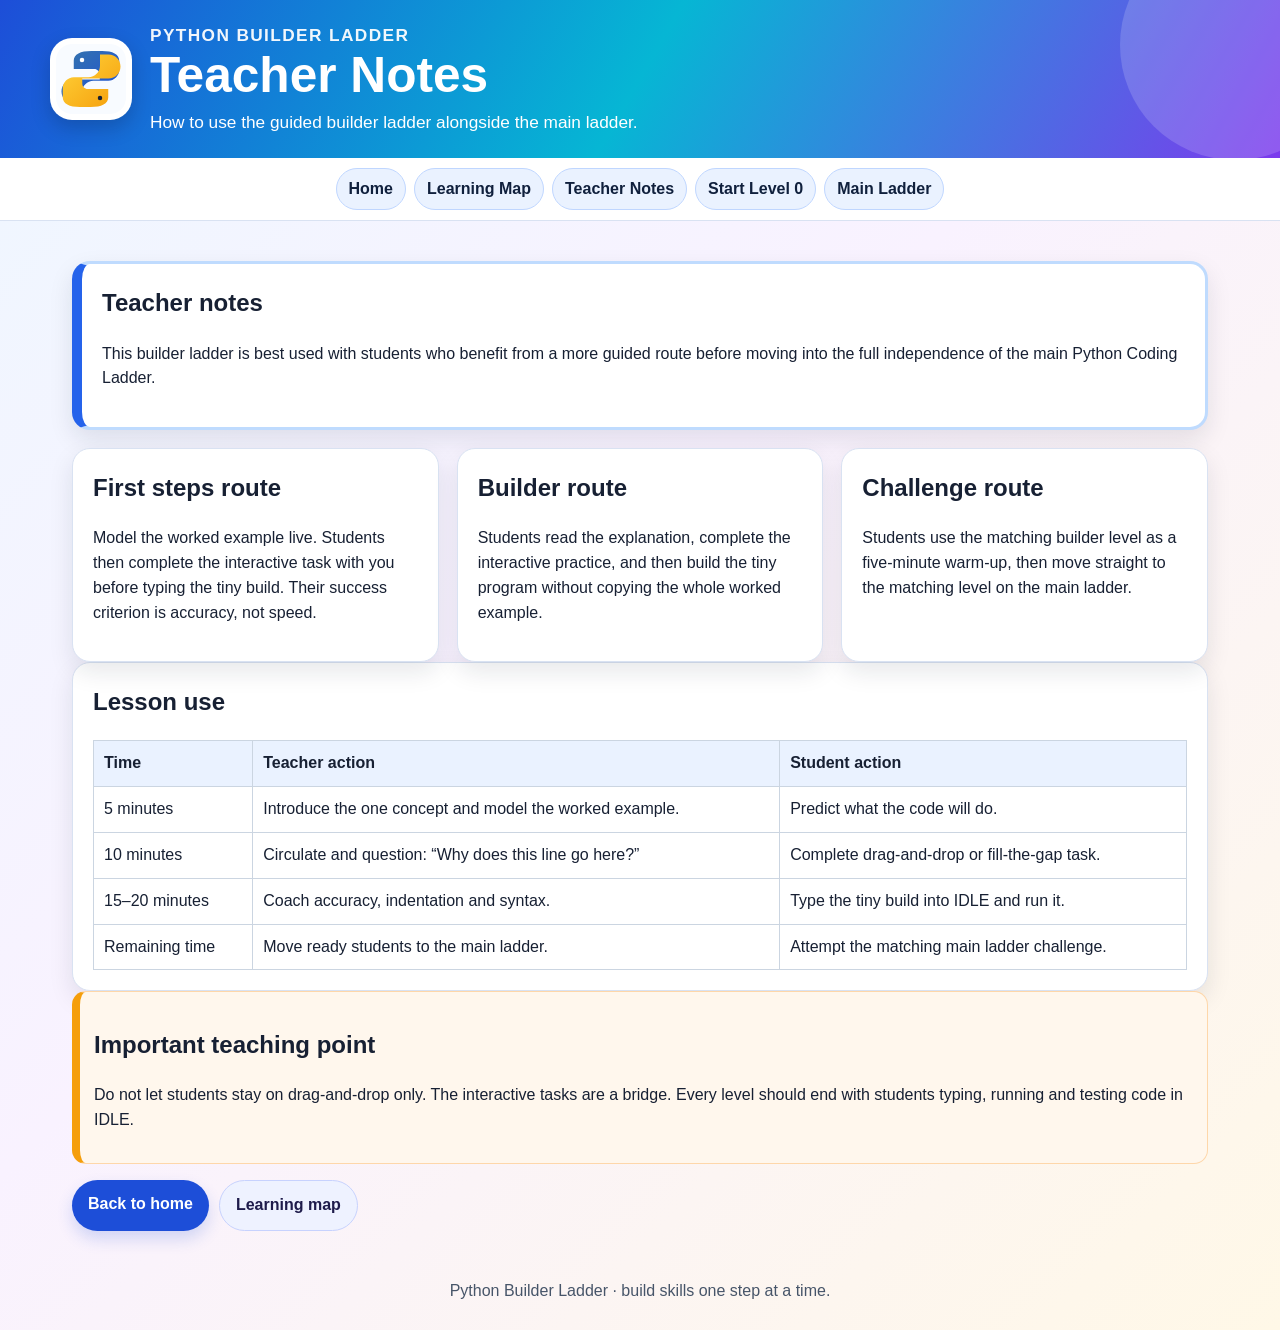
<file: teacher-notes.html>
<!DOCTYPE html>
<html lang="en">
<head>
<meta charset="UTF-8">
<meta name="viewport" content="width=device-width, initial-scale=1.0">
<title>Teacher Notes</title>
<link rel="stylesheet" href="css/style.css">
</head>
<body>
<header class="site-header">
  <div class="header-inner">
    <img class="logo" src="assets/python-logo.svg" alt="Python logo style icon">
    <div>
      <p class="kicker">Python Builder Ladder</p>
      <h1>Teacher Notes</h1>
      <p>How to use the guided builder ladder alongside the main ladder.</p>
    </div>
  </div>
</header>
<nav class="top-nav" aria-label="Main navigation">
  <a href="index.html">Home</a>
  <a href="learning-map.html">Learning Map</a>
  <a href="teacher-notes.html">Teacher Notes</a>
  <a href="level0.html">Start Level 0</a>
  <a href="https://mrevanscomputing.github.io/pythonladder/index.html">Main Ladder</a>
</nav>
<main class="wrap">

<section class="notice">
  <h2>Teacher notes</h2>
  <p>This builder ladder is best used with students who benefit from a more guided route before moving into the full independence of the main Python Coding Ladder.</p>
</section>
<div class="grid three">
  <section class="card">
    <h2>First steps route</h2>
    <p>Model the worked example live. Students then complete the interactive task with you before typing the tiny build. Their success criterion is accuracy, not speed.</p>
  </section>
  <section class="card">
    <h2>Builder route</h2>
    <p>Students read the explanation, complete the interactive practice, and then build the tiny program without copying the whole worked example.</p>
  </section>
  <section class="card">
    <h2>Challenge route</h2>
    <p>Students use the matching builder level as a five-minute warm-up, then move straight to the matching level on the main ladder.</p>
  </section>
</div>
<section class="card">
  <h2>Lesson use</h2>
  <table>
    <thead><tr><th>Time</th><th>Teacher action</th><th>Student action</th></tr></thead>
    <tbody>
      <tr><td>5 minutes</td><td>Introduce the one concept and model the worked example.</td><td>Predict what the code will do.</td></tr>
      <tr><td>10 minutes</td><td>Circulate and question: “Why does this line go here?”</td><td>Complete drag-and-drop or fill-the-gap task.</td></tr>
      <tr><td>15–20 minutes</td><td>Coach accuracy, indentation and syntax.</td><td>Type the tiny build into IDLE and run it.</td></tr>
      <tr><td>Remaining time</td><td>Move ready students to the main ladder.</td><td>Attempt the matching main ladder challenge.</td></tr>
    </tbody>
  </table>
</section>
<section class="warning">
  <h2>Important teaching point</h2>
  <p>Do not let students stay on drag-and-drop only. The interactive tasks are a bridge. Every level should end with students typing, running and testing code in IDLE.</p>
</section>
<div class="btn-row"><a class="button" href="index.html">Back to home</a><a class="button secondary" href="learning-map.html">Learning map</a></div>

</main>
<footer class="footer">Python Builder Ladder · build skills one step at a time.</footer>
<script src="js/app.js"></script>
</body>
</html>
</file>
<file: css/style.css>
:root{
  --bg:#f4f7fb;
  --ink:#172033;
  --muted:#5d667a;
  --card:#ffffff;
  --blue:#2563eb;
  --python-blue:#3676ab;
  --python-yellow:#ffd43b;
  --cyan:#06b6d4;
  --green:#16a34a;
  --amber:#f59e0b;
  --pink:#db2777;
  --purple:#7c3aed;
  --red:#dc2626;
  --line:#d9e2f2;
  --shadow:0 10px 25px rgba(23,32,51,.10);
  --radius:18px;
}
*{box-sizing:border-box}
html{scroll-behavior:smooth}
body{
  margin:0;
  font-family:"Trebuchet MS", Arial, sans-serif;
  background:linear-gradient(135deg,#eef7ff 0%,#f9f2ff 45%,#fff8e7 100%);
  color:var(--ink);
  line-height:1.55;
}
a{color:#1d4ed8}
.site-header{
  background:linear-gradient(120deg,#1d4ed8,#06b6d4,#7c3aed);
  color:white;
  padding:22px 24px;
  position:relative;
  overflow:hidden;
}
.site-header::after{
  content:"";
  position:absolute;
  right:-70px;
  top:-70px;
  width:230px;
  height:230px;
  border-radius:50%;
  background:rgba(255,255,255,.16);
}
.header-inner{max-width:1180px;margin:0 auto;display:flex;align-items:center;gap:18px;position:relative;z-index:1}
.logo{width:82px;height:82px;border-radius:22px;background:#fff;box-shadow:0 8px 20px rgba(0,0,0,.18);padding:6px;flex:0 0 auto}
.kicker{font-weight:bold;letter-spacing:.08em;text-transform:uppercase;font-size:.82rem;opacity:.94;margin:0 0 4px}
h1{font-size:clamp(2rem,4vw,3.1rem);line-height:1.05;margin:0 0 8px}
.header-inner p{margin:0;max-width:850px;font-size:1.08rem}
.top-nav{
  position:sticky;
  top:0;
  z-index:10;
  background:rgba(255,255,255,.96);
  backdrop-filter:blur(8px);
  border-bottom:1px solid var(--line);
  padding:10px 18px;
  display:flex;
  justify-content:center;
  gap:8px;
  overflow:auto;
}
.top-nav a{
  text-decoration:none;
  color:#10203d;
  font-weight:bold;
  background:#eaf2ff;
  border:1px solid #bfd6ff;
  padding:8px 12px;
  border-radius:999px;
  white-space:nowrap;
}
.top-nav a:hover,.top-nav a:focus{background:#dbeafe;outline:3px solid #93c5fd}
.wrap{max-width:1180px;margin:0 auto;padding:22px}
.grid{display:grid;gap:18px}
.two{grid-template-columns:repeat(2,minmax(0,1fr))}
.three{grid-template-columns:repeat(3,minmax(0,1fr))}
.four{grid-template-columns:repeat(4,minmax(0,1fr))}
@media(max-width:920px){.two,.three,.four{grid-template-columns:1fr}.header-inner{align-items:flex-start}.logo{width:64px;height:64px}}
.card,.notice,.level-card{
  background:var(--card);
  border:1px solid var(--line);
  border-radius:var(--radius);
  box-shadow:var(--shadow);
  padding:20px;
}
.notice{border:3px solid #bfdbfe;border-left:10px solid var(--blue);margin:18px 0}
.card h2,.card h3,.notice h2,.notice h3{margin-top:0}
.btn-row{display:flex;gap:10px;flex-wrap:wrap;margin-top:16px}
.button{
  display:inline-block;
  border:none;
  border-radius:999px;
  padding:12px 16px;
  background:#1d4ed8;
  color:white;
  font-weight:bold;
  text-decoration:none;
  box-shadow:0 8px 16px rgba(29,78,216,.18);
}
.button.secondary{background:#eef2ff;color:#1e1b4b;border:1px solid #c7d2fe;box-shadow:none}
.button.yellow{background:#f59e0b;color:#172033}
.button:hover,.button:focus{outline:4px solid #93c5fd;filter:brightness(.98)}
.home-hero{
  display:grid;
  grid-template-columns:1.2fr .8fr;
  gap:18px;
  align-items:stretch;
}
@media(max-width:900px){.home-hero{grid-template-columns:1fr}}
.level-card{
  display:flex;
  flex-direction:column;
  gap:8px;
  text-decoration:none;
  color:inherit;
  min-height:180px;
  border-top:10px solid var(--blue);
  transition:transform .15s, box-shadow .15s;
}
.level-card:hover,.level-card:focus{transform:translateY(-3px);outline:4px solid #93c5fd;box-shadow:0 14px 30px rgba(23,32,51,.16)}
.level-card.green{border-top-color:var(--green)}.level-card.purple{border-top-color:var(--purple)}.level-card.amber{border-top-color:var(--amber)}.level-card.pink{border-top-color:var(--pink)}.level-card.cyan{border-top-color:var(--cyan)}.level-card.red{border-top-color:var(--red)}
.badge{display:inline-block;padding:4px 10px;border-radius:999px;color:white;font-weight:bold;margin-right:6px;font-size:.9rem;background:var(--blue)}
.badge.green{background:var(--green)}.badge.purple{background:var(--purple)}.badge.amber{background:var(--amber);color:#172033}.badge.pink{background:var(--pink)}.badge.cyan{background:#0891b2}.badge.red{background:var(--red)}.badge.yellow{background:#f59e0b;color:#172033}
.small{color:var(--muted);font-size:.96rem}
.level-top{display:flex;justify-content:space-between;align-items:flex-start;gap:14px;flex-wrap:wrap}
.step-list{counter-reset:item;list-style:none;padding:0;margin:0}
.step-list li{counter-increment:item;margin:10px 0;padding:12px 14px 12px 52px;background:#f8fbff;border:1px solid #dbeafe;border-radius:14px;position:relative}
.step-list li::before{content:counter(item);position:absolute;left:14px;top:10px;width:26px;height:26px;display:grid;place-items:center;background:var(--blue);color:white;border-radius:50%;font-weight:bold}
pre{background:#111827;color:#f9fafb;padding:16px;border-radius:14px;overflow:auto;font-size:1rem;line-height:1.55;border:4px solid #374151}
code{font-family:Consolas,"Courier New",monospace}
.explain{background:#fff7ed;border:1px solid #fed7aa;border-left:8px solid #fb923c;padding:14px;border-radius:14px}
.greenbox{background:#ecfdf5;border:1px solid #bbf7d0;border-left:8px solid var(--green);padding:14px;border-radius:14px}
.bluebox{background:#eff6ff;border:1px solid #bfdbfe;border-left:8px solid var(--blue);padding:14px;border-radius:14px}
.warning{background:#fff7ed;border:1px solid #fed7aa;border-left:8px solid #f59e0b;padding:14px;border-radius:14px}
.drag-area{background:#f8fafc;border:2px dashed #94a3b8;border-radius:16px;padding:12px;min-height:110px}
.drag-card{background:#ffffff;border:2px solid #cbd5e1;border-left:9px solid var(--cyan);border-radius:12px;padding:10px;margin:8px 0;cursor:grab;display:flex;justify-content:space-between;align-items:center;gap:8px}
.drag-card:focus{outline:4px solid #93c5fd}.drag-card.dragging{opacity:.45}.card-buttons{display:flex;gap:4px;flex-shrink:0}
.mini-btn,.check-btn,.reset-btn,.copy-btn{border:none;border-radius:10px;padding:7px 10px;font-weight:bold;cursor:pointer;font-family:inherit}.mini-btn{background:#e2e8f0;color:#0f172a}.check-btn{background:var(--green);color:white;margin-top:10px}.reset-btn{background:#e2e8f0;color:#0f172a;margin-top:10px}.copy-btn{background:#1d4ed8;color:white;margin:5px 0 12px}.feedback{font-weight:bold;margin-top:10px;min-height:24px}.ok{color:var(--green)}.bad{color:var(--red)}
.blank-row{display:flex;gap:8px;align-items:center;flex-wrap:wrap;background:#f8fafc;padding:10px;border-radius:10px;margin:8px 0;border:1px solid #e2e8f0;font-family:Consolas,"Courier New",monospace}.blank-row input{min-width:72px;max-width:180px;padding:7px;border:2px solid #94a3b8;border-radius:8px;font-family:Consolas,"Courier New",monospace;font-weight:bold}.wordbank{display:flex;flex-wrap:wrap;gap:8px;margin:8px 0}.wordbank span{background:#e0f2fe;border:1px solid #7dd3fc;padding:6px 10px;border-radius:999px;font-weight:bold;font-family:Consolas,"Courier New",monospace}
table{border-collapse:collapse;width:100%;background:white}th,td{border:1px solid #cbd5e1;padding:10px;text-align:left;vertical-align:top}th{background:#eaf2ff}.page-turn{display:flex;justify-content:space-between;gap:12px;margin:22px 0;flex-wrap:wrap}.footer{padding:26px;text-align:center;color:#475569}.callout-title{font-weight:bold;margin-bottom:4px}.mini-logo-line{display:flex;gap:10px;align-items:center}.mini-logo-line img{width:34px;height:34px}.tag-row{display:flex;gap:8px;flex-wrap:wrap;margin:10px 0}.tag{background:#f1f5f9;border:1px solid #cbd5e1;border-radius:999px;padding:4px 9px;font-size:.9rem;font-weight:bold;color:#334155}.print-note{font-size:.9rem;color:#64748b}
@media print{.top-nav,.btn-row,.page-turn,.copy-btn,.check-btn,.reset-btn,.mini-btn{display:none!important}body{background:white}.site-header{background:#fff;color:#000}.card,.notice,.level-card{box-shadow:none}}
</file>
